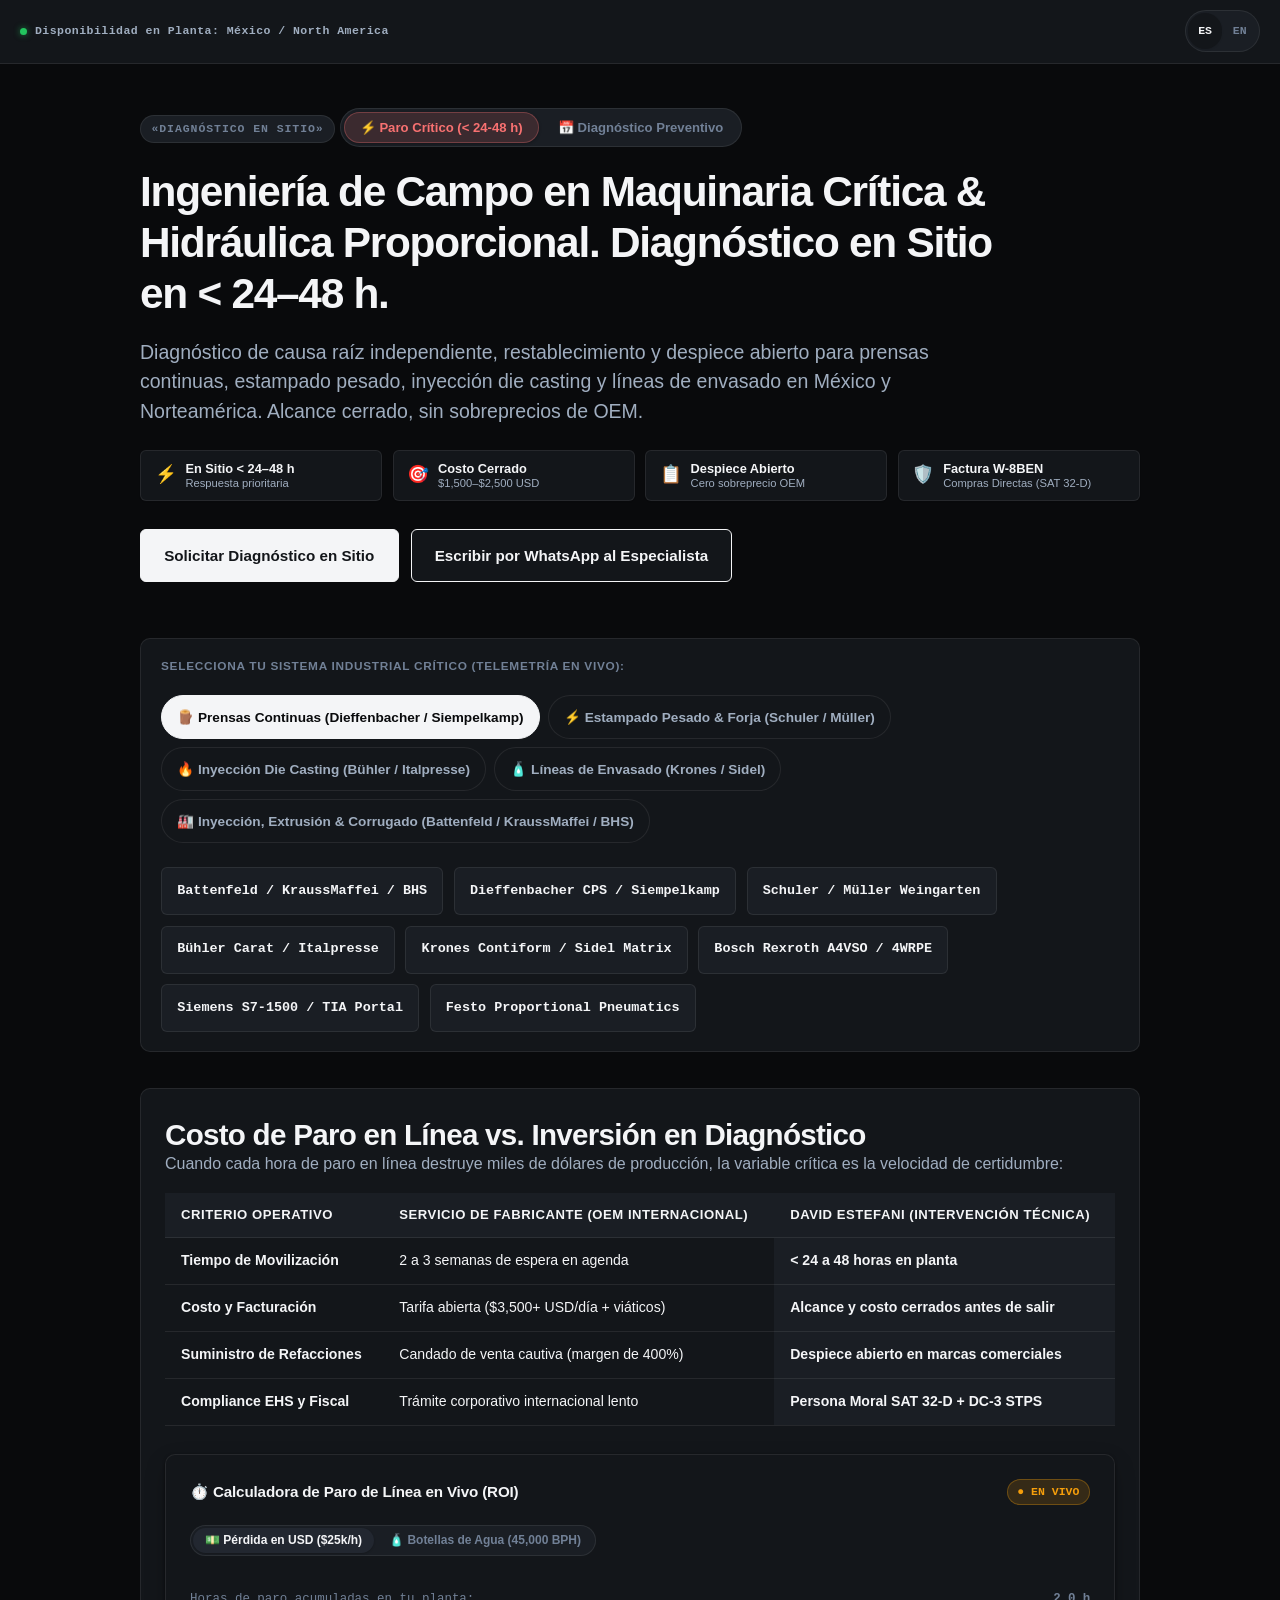
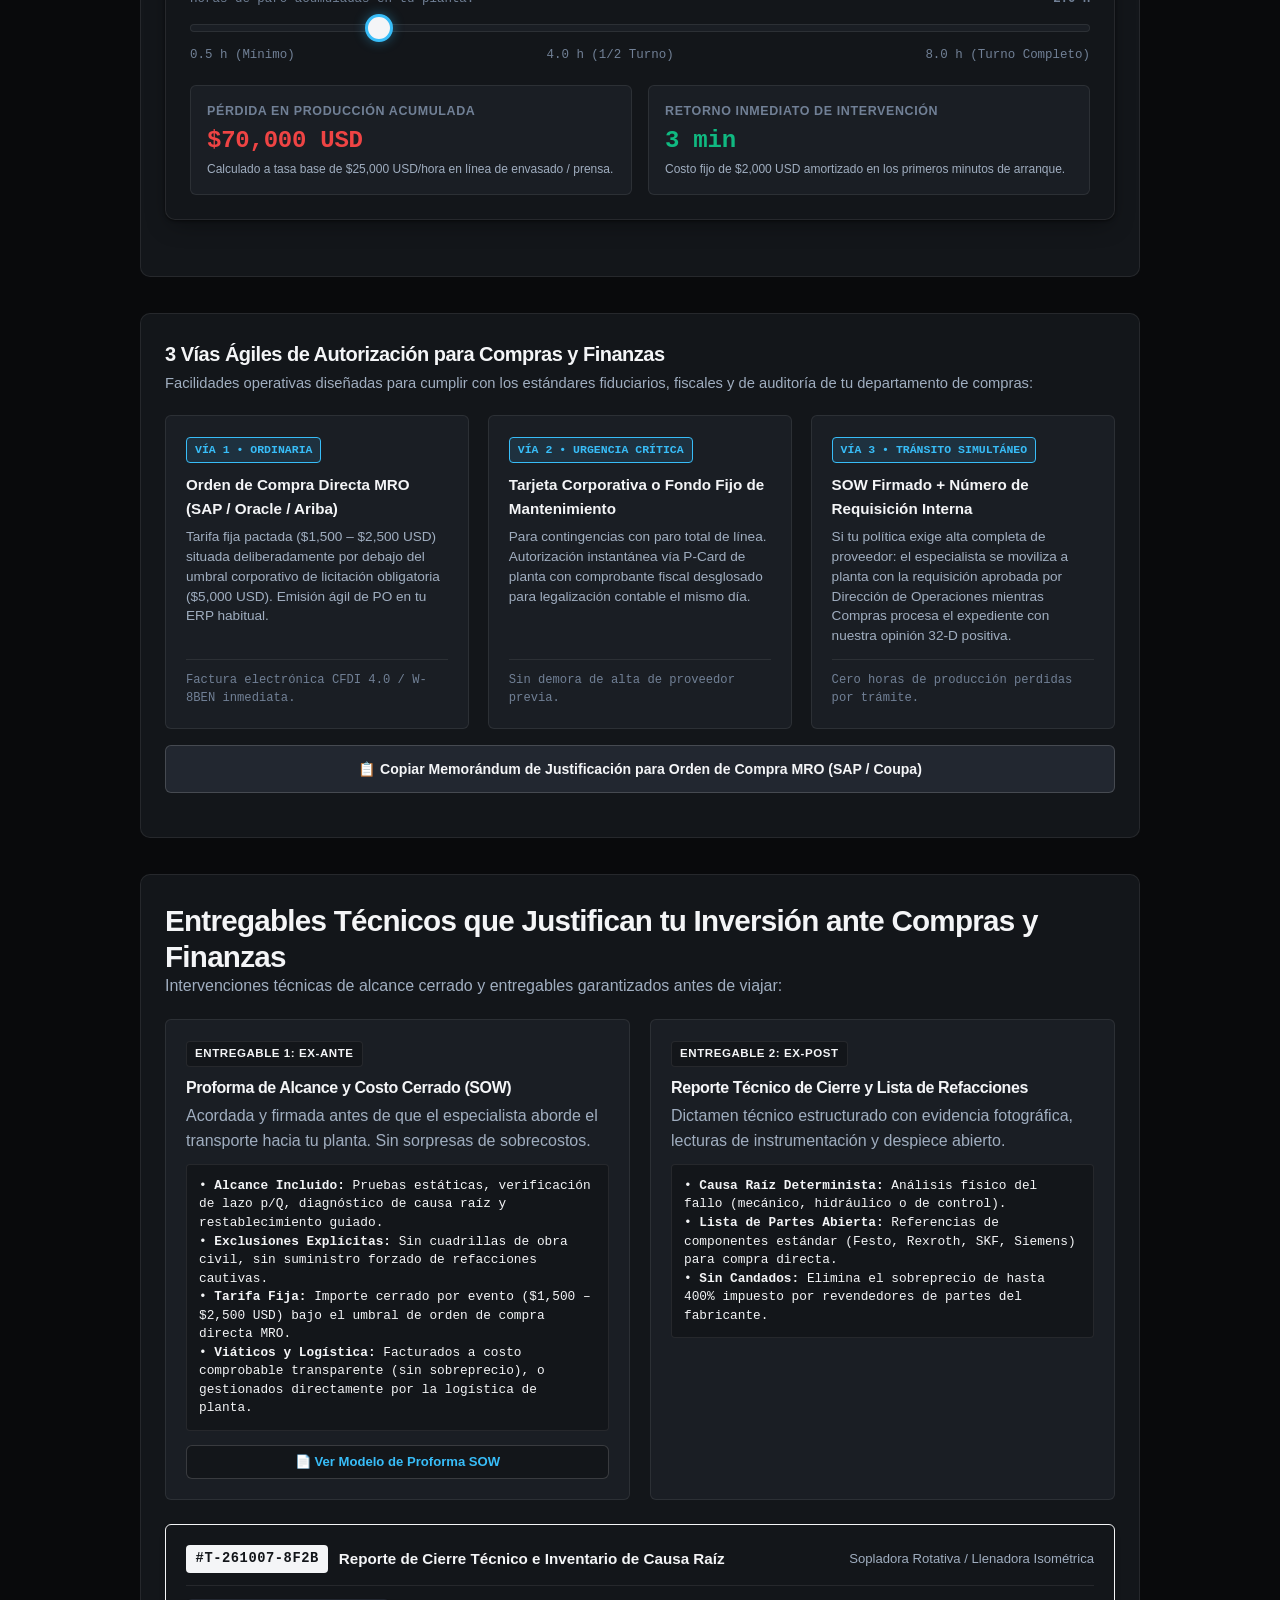
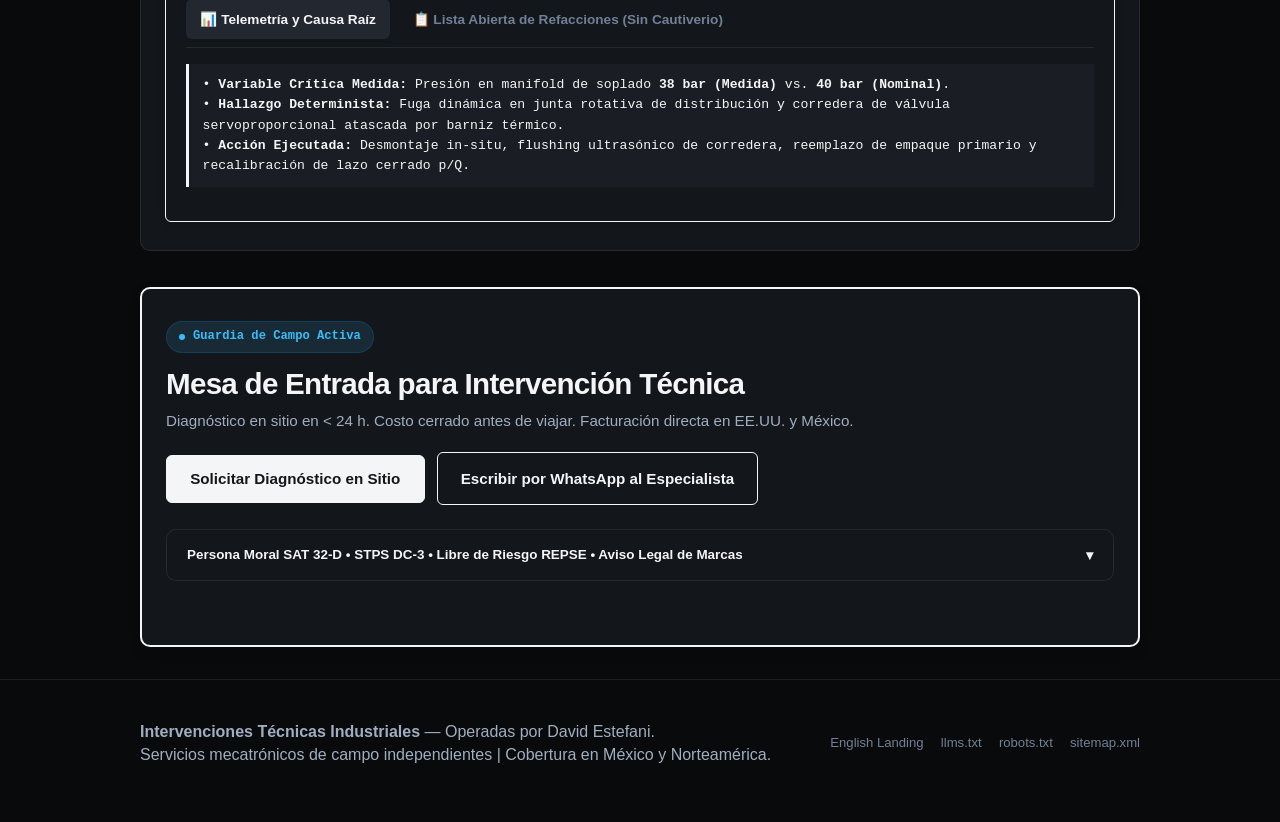
<file: index.html>
<!DOCTYPE html>
<html lang="es">
<head>
  <meta charset="UTF-8">
  <meta name="viewport" content="width=device-width, initial-scale=1.0">
  <title>Intervenciones Técnicas Industriales en México | Diagnóstico y Restablecimiento en Sitio</title>
  <meta name="description" content="Especialista mecatrónico independiente en sitio con alcance cerrado y costo fijo acordado antes de salir. Diagnóstico y restablecimiento en líneas de envasado y prensas continuas.">
  <link rel="canonical" href="https://memoestefani.github.io/intervencion/">
  <link rel="alternate" hreflang="es" href="https://memoestefani.github.io/intervencion/">
  <link rel="alternate" hreflang="en" href="https://memoestefani.github.io/intervencion/en/">
  
  <link rel="stylesheet" href="styles.css">

  <!-- Schema.org JSON-LD -->
  <script type="application/ld+json">
  {
    "@context": "https://schema.org",
    "@graph": [
      {
        "@type": "ProfessionalService",
        "@id": "https://memoestefani.github.io/intervencion/#provider",
        "name": "David Estefani — Especialista Mecatrónico Industrial",
        "description": "Servicios profesionales independientes de ingeniería de campo, diagnóstico de causa raíz y restablecimiento en prensas continuas, estampado pesado, inyección die casting, líneas de envasado y extrusión de polímeros.",
        "telephone": "+52-618-106-2487",
        "email": "da.alejandro@gmail.com",
        "areaServed": [
          { "@type": "AdministrativeArea", "name": "México" },
          { "@type": "AdministrativeArea", "name": "North America" }
        ]
      },
      {
        "@type": "EmergencyService",
        "@id": "https://memoestefani.github.io/intervencion/#service",
        "name": "Intervenciones Técnicas Industriales en Sitio",
        "provider": {
          "@id": "https://memoestefani.github.io/intervencion/#provider"
        },
        "serviceType": "Diagnóstico de Causa Raíz y Restablecimiento en Prensas Continuas, Estampado Pesado, Die Casting, Envasado y Extrusión",
        "termsOfService": "Alcance y costo cerrados antes de movilización. Facturación vía Persona Moral SAT 32-D."
      },
      {
        "@type": "FAQPage",
        "mainEntity": [
          {
            "@type": "Question",
            "name": "¿Cuál es el tiempo de respuesta y movilización a planta?",
            "acceptedAnswer": {
              "@type": "Answer",
              "text": "Movilización técnica inmediata en menos de 24 a 48 horas a los principales corredores industriales de México y Norteamérica."
            }
          },
          {
            "@type": "Question",
            "name": "¿Cómo se cotiza y contrata la intervención?",
            "acceptedAnswer": {
              "@type": "Answer",
              "text": "Mediante una proforma de alcance y costo cerrados por evento ($1,500 – $2,500 USD) antes de la movilización, facturada vía Persona Moral SAT 32-D o W-8BEN en USD."
            }
          }
        ]
      }
    ]
  }
  </script>
</head>
<body>

  <!-- Barra Superior Institucional (Apple-Grade Minimalista) -->
  <header class="top-bar">
    <div class="top-bar-badge">
      <span class="top-bar-dot" aria-hidden="true"></span>
      <span>Disponibilidad en Planta: México / North America</span>
    </div>
    <nav class="lang-toggle" aria-label="Navegación de idioma">
      <a href="./" class="active">ES</a>
      <a href="en/" hreflang="en">EN</a>
    </nav>
  </header>

  <main class="container">

    <!-- Hero Section -->
    <section class="hero" id="stage-diagnostic" aria-label="Introducción y Servicios Principales">
      <div class="kicker">
        <span>«DIAGNÓSTICO EN SITIO»</span>
      </div>

      <!-- Conmutador de Modalidad Operativa -->
      <div class="hero-modality-toggle" role="group" aria-label="Modalidad de Intervención">
        <button type="button" class="modality-btn urgent active" id="btnModalUrgent">
          <span>⚡ Paro Crítico (&lt; 24-48 h)</span>
        </button>
        <button type="button" class="modality-btn" id="btnModalPreventive">
          <span>📅 Diagnóstico Preventivo</span>
        </button>
      </div>
      
      <h1 class="hero-title">
        Ingeniería de Campo en Maquinaria Crítica &amp; Hidráulica Proporcional. Diagnóstico en Sitio en &lt; 24–48 h.
      </h1>

      <p class="hero-subtitle">
        Diagnóstico de causa raíz independiente, restablecimiento y despiece abierto para prensas continuas, estampado pesado, inyección die casting y líneas de envasado en México y Norteamérica. Alcance cerrado, sin sobreprecios de OEM.
      </p>

      <!-- Micro-Pastillas de Garantía Fiduciaria (Grid 2x2 Corregido con Subtítulos) -->
      <div class="hero-guarantee-grid">
        <div class="guarantee-badge">
          <span class="guarantee-badge-icon">⚡</span>
          <div class="badge-text-group">
            <strong class="badge-title">En Sitio &lt; 24–48 h</strong>
            <span class="badge-sub">Respuesta prioritaria</span>
          </div>
        </div>
        <div class="guarantee-badge">
          <span class="guarantee-badge-icon">🎯</span>
          <div class="badge-text-group">
            <strong class="badge-title">Costo Cerrado</strong>
            <span class="badge-sub">$1,500–$2,500 USD</span>
          </div>
        </div>
        <div class="guarantee-badge">
          <span class="guarantee-badge-icon">📋</span>
          <div class="badge-text-group">
            <strong class="badge-title">Despiece Abierto</strong>
            <span class="badge-sub">Cero sobreprecio OEM</span>
          </div>
        </div>
        <div class="guarantee-badge">
          <span class="guarantee-badge-icon">🛡️</span>
          <div class="badge-text-group">
            <strong class="badge-title">Factura W-8BEN</strong>
            <span class="badge-sub">Compras Directas (SAT 32-D)</span>
          </div>
        </div>
      </div>

      <!-- Banda Dual de Acción Inmediata (Above-the-Fold Thumb Zone) -->
      <div class="hero-actions">
        <a class="btn-hero-primary" href="#intakeSection" id="btnHeroIntake">
          <span>Solicitar Diagnóstico en Sitio</span>
        </a>
        <a class="btn-hero-wa" href="https://wa.me/526181062487?text=Hola%20David,%20solicito%20atenci%C3%B3n%20para%20paro%20t%C3%A9cnico%20en%20planta." target="_blank" rel="noopener">
          <span>Escribir por WhatsApp al Especialista</span>
        </a>
      </div>
    </section>

    <!-- Ficha Técnica Reactiva de Maquinaria Soportada -->
    <section class="brands-strip" aria-label="Ecosistema Técnico Soportado">
      <div class="brands-label">SELECCIONA TU SISTEMA INDUSTRIAL CRÍTICO (TELEMETRÍA EN VIVO):</div>

      <!-- Segmentador Táctil de Maquinaria Industrial (Unificado con Ficha para Foveal Continuity INV-10 - 4 Topologías) -->
      <div class="machine-segmenter" role="group" aria-label="Segmentador de Maquinaria">
        <button type="button" class="machine-chip-btn active" id="chipDieff" data-target="specDieff" data-topology="Prensas">
          <span>🪵 Prensas Continuas (Dieffenbacher / Siempelkamp)</span>
        </button>
        <button type="button" class="machine-chip-btn" id="chipRexroth" data-target="specRexroth" data-topology="Estampado">
          <span>⚡ Estampado Pesado &amp; Forja (Schuler / Müller)</span>
        </button>
        <button type="button" class="machine-chip-btn" id="chipDieCasting" data-target="specDieCasting" data-topology="DieCasting">
          <span>🔥 Inyección Die Casting (Bühler / Italpresse)</span>
        </button>
        <button type="button" class="machine-chip-btn" id="chipSidel" data-target="specSidel" data-topology="Envasado">
          <span>🧴 Líneas de Envasado (Krones / Sidel)</span>
        </button>
        <button type="button" class="machine-chip-btn" id="chipExtrusion" data-target="specExtrusion" data-topology="Extrusion">
          <span>🏭 Inyección, Extrusión &amp; Corrugado (Battenfeld / KraussMaffei / BHS)</span>
        </button>
      </div>
      <div class="brands-grid" role="group" aria-label="Sistemas industriales">
        <span class="brand-chip" tabindex="0" data-machine="Inyección de Gran Tonelaje y Corrugado Battenfeld / KraussMaffei / BHS" data-diag="Inyección y corrugado pesado: servoválvulas proporcionales Rexroth 4WRPEH 10 de plastificación, desbalance de fuerza de cierre y bombas A4VSO.">
          <span>Battenfeld / KraussMaffei / BHS</span>
        </span>
        <span class="brand-chip" tabindex="0" data-machine="Prensas Continuas Dieffenbacher CPS / Siempelkamp" data-diag="Prensas continuas: desalineación térmica, desbalance de presiones en marcos y retorno electrohidráulico.">
          <span>Dieffenbacher CPS / Siempelkamp</span>
        </span>
        <span class="brand-chip" tabindex="0" data-machine="Prensas de Estampado Pesado Schuler / Müller Weingarten" data-diag="Prensas de estampado: cojín de embutición, servoválvulas Moog D661 y estabilización 315 bar.">
          <span>Schuler / Müller Weingarten</span>
        </span>
        <span class="brand-chip" tabindex="0" data-machine="Inyección de Aluminio Die Casting Bühler Carat / Italpresse" data-diag="Celdas die casting: velocidad de disparo fase 2 (10 m/s), multiplicadores 400 bar y válvulas Moog D634.">
          <span>Bühler Carat / Italpresse</span>
        </span>
        <span class="brand-chip" tabindex="0" data-machine="Líneas de Envasado Krones Contiform / Sidel Matrix" data-diag="Soplado y llenado continuo: desincronización de servomotores, presurización de molde 40 bar y micro-fugas en carrusel.">
          <span>Krones Contiform / Sidel Matrix</span>
        </span>
        <span class="brand-chip" tabindex="0" data-machine="Sistemas Electrohidráulicos Bosch Rexroth A4VSO / 4WRPE" data-diag="Válvulas proporcionales y bombas de pistones: cavitación, respuesta lenta de corredera y calibración p/Q.">
          <span>Bosch Rexroth A4VSO / 4WRPE</span>
        </span>
        <span class="brand-chip" tabindex="0" data-machine="Autómatas Siemens S7-1500 / TIA Portal" data-diag="Control y redes: diagnóstico Profinet, alarmas de seguridad F-CPU y bloques de accionamiento.">
          <span>Siemens S7-1500 / TIA Portal</span>
        </span>
        <span class="brand-chip" tabindex="0" data-machine="Neumática Proporcional Festo" data-diag="Terminales de válvulas y actuadores proporcionales: pérdida de caudal y regulación servo-neumática.">
          <span>Festo Proportional Pneumatics</span>
        </span>
      </div>

      <!-- Ficha Técnica Reactiva en el Mismo Viewport -->
      <div class="machine-spec-card" id="machineSpecCard">
        <div class="machine-spec-header">
          <div class="machine-spec-title" id="machineSpecTitle">Prensas Continuas Dieffenbacher CPS / Siempelkamp</div>
          <span class="machine-spec-badge" id="machineSpecBadge">Hidráulica de Prensas Continuas (40-70 m)</span>
        </div>
        <div class="spec-grid-3col">
          <div class="spec-col-item">
            <div class="spec-col-label">Subsistemas Críticos</div>
            <div class="spec-col-val" id="machineSpecSubsys">Marcos de cilindros de prensado, bombas Rexroth A4VSO, manifolds de sincronización y platos térmicos a 220°C.</div>
          </div>
          <div class="spec-col-item">
            <div class="spec-col-label">Modo de Falla Resuelto</div>
            <div class="spec-col-val" id="machineSpecFailure">Deriva térmica de paralelismo entre marcos (&gt; 0.1 mm), desbalance de presiones y saturación por barniz térmico en servoválvulas.</div>
          </div>
          <div class="spec-col-item">
            <div class="spec-col-label">Protocolo de Intervención</div>
            <div class="spec-col-val" id="machineSpecProtocol">Compensación de banda muerta en correderas, perfilado de ondulación de bomba, alineación láser y purga de aireación.</div>
          </div>
        </div>
        <div class="machine-spec-footer">
          <div class="machine-spec-rate">
            Tarifa estimada: <strong id="machineSpecRate">$1,800 – $2,500 USD</strong> (Costo fijo cerrado)
          </div>
          <a class="machine-spec-btn" href="#fieldSymptom" id="btnMachineSpecAction">
            <span>Solicitar Diagnóstico para este Equipo</span>
          </a>
        </div>
      </div>
    </section>

    <!-- Matriz Asimétrica de ROI vs. OEM (Fase 3: Ecuación Económica) -->
    <section class="roi-section" aria-label="Comparativa de Tiempo y Costo frente a Alternativas">
      <h2>Costo de Paro en Línea vs. Inversión en Diagnóstico</h2>
      <p>Cuando cada hora de paro en línea destruye miles de dólares de producción, la variable crítica es la velocidad de certidumbre:</p>

      <!-- Vista Tabular para Escritorio -->
      <div class="roi-table-wrapper">
        <table class="roi-table">
          <thead>
            <tr>
              <th>Criterio Operativo</th>
              <th>Servicio de Fabricante (OEM Internacional)</th>
              <th>David Estefani (Intervención Técnica)</th>
            </tr>
          </thead>
          <tbody>
            <tr>
              <td><strong>Tiempo de Movilización</strong></td>
              <td>2 a 3 semanas de espera en agenda</td>
              <td><strong>&lt; 24 a 48 horas en planta</strong></td>
            </tr>
            <tr>
              <td><strong>Costo y Facturación</strong></td>
              <td>Tarifa abierta ($3,500+ USD/día + viáticos)</td>
              <td><strong>Alcance y costo cerrados antes de salir</strong></td>
            </tr>
            <tr>
              <td><strong>Suministro de Refacciones</strong></td>
              <td>Candado de venta cautiva (margen de 400%)</td>
              <td><strong>Despiece abierto en marcas comerciales</strong></td>
            </tr>
            <tr>
              <td><strong>Compliance EHS y Fiscal</strong></td>
              <td>Trámite corporativo internacional lento</td>
              <td><strong>Persona Moral SAT 32-D + DC-3 STPS</strong></td>
            </tr>
          </tbody>
        </table>
      </div>

      <!-- Tarjetas Apiladas para Móvil (Cero Scroll Horizontal) -->
      <div class="roi-cards-stack">
        <article class="roi-card">
          <div class="roi-card-header">
            <div class="roi-card-title">Servicio de Fabricante (OEM Internacional)</div>
            <span class="roi-card-badge">Tradicional</span>
          </div>
          <div class="roi-card-metrics">
            <div class="roi-card-row">
              <span class="roi-card-label">Movilización</span>
              <span class="roi-card-val">2 a 3 semanas de espera</span>
            </div>
            <div class="roi-card-row">
              <span class="roi-card-label">Costo</span>
              <span class="roi-card-val">$15,000+ USD (Tarifa abierta)</span>
            </div>
            <div class="roi-card-row">
              <span class="roi-card-label">Refacciones</span>
              <span class="roi-card-val">Candado cautivo (+400% sobreprecio)</span>
            </div>
            <div class="roi-card-row">
              <span class="roi-card-label">Compliance</span>
              <span class="roi-card-val">Trámite burocrático corporativo</span>
            </div>
          </div>
        </article>

        <article class="roi-card recommended">
          <div class="roi-card-header">
            <div class="roi-card-title">David Estefani (Intervención Técnica)</div>
            <span class="roi-card-badge">Alta Velocidad</span>
          </div>
          <div class="roi-card-metrics">
            <div class="roi-card-row">
              <span class="roi-card-label">Movilización</span>
              <span class="roi-card-val">&lt; 24 a 48 horas en planta</span>
            </div>
            <div class="roi-card-row">
              <span class="roi-card-label">Costo</span>
              <span class="roi-card-val">$1,500 – $2,500 USD (Costo cerrado)</span>
            </div>
            <div class="roi-card-row">
              <span class="roi-card-label">Refacciones</span>
              <span class="roi-card-val">Despiece abierto (Festo, Rexroth, SKF)</span>
            </div>
            <div class="roi-card-row">
              <span class="roi-card-label">Compliance</span>
              <span class="roi-card-val">SAT 32-D + DC-3 STPS / W-8BEN</span>
            </div>
          </div>
        </article>
      </div>

      <!-- Dial Táctil Háptico de ROI en Vivo (Decisión 4 / Arbitraje 14) -->
      <div class="roi-dial-card" id="roiDialCard">
        <div class="roi-dial-header">
          <div class="roi-dial-title">
            <span>⏱️ Calculadora de Paro de Línea en Vivo (ROI)</span>
          </div>
          <span class="roi-badge-live">● EN VIVO</span>
        </div>

        <!-- Selector de Unidad de Medida (USD vs Botellas BPH) -->
        <div class="roi-unit-toggle" role="group" aria-label="Unidad de Pérdida">
          <button type="button" class="roi-unit-btn active" id="btnUnitUsd">
            <span>💵 Pérdida en USD ($25k/h)</span>
          </button>
          <button type="button" class="roi-unit-btn" id="btnUnitBottles">
            <span>🧴 Botellas de Agua (45,000 BPH)</span>
          </button>
        </div>
        
        <div class="roi-slider-container">
          <div class="roi-slider-labels">
            <span>Horas de paro acumuladas en tu planta:</span>
            <span id="sliderHoursDisplay" class="mono-num"><strong>2.0 h</strong></span>
          </div>
          <input type="range" class="roi-slider" id="dialRoiStoppage" min="0.5" max="8.0" step="0.5" value="2.0" aria-label="Horas de paro de línea acumuladas">
          <div class="roi-slider-labels" style="margin-top: 0.35rem;">
            <span>0.5 h (Mínimo)</span>
            <span>4.0 h (1/2 Turno)</span>
            <span>8.0 h (Turno Completo)</span>
          </div>
        </div>

        <div class="roi-metrics-grid">
          <div class="roi-metric-item">
            <div class="roi-metric-label" id="roiLossLabel">Pérdida en Producción Acumulada</div>
            <div class="roi-metric-val loss mono-num" id="roiLossDisplay">$50,000 USD</div>
            <div class="roi-metric-subtext" id="roiLossSubtext">Calculado a tasa base de $25,000 USD/hora en línea de envasado / prensa.</div>
          </div>
          <div class="roi-metric-item">
            <div class="roi-metric-label">Retorno Inmediato de Intervención</div>
            <div class="roi-metric-val recovery mono-num" id="roiAmortizationDisplay">4.8 min</div>
            <div class="roi-metric-subtext">Costo fijo de $2,000 USD amortizado en los primeros minutos de arranque.</div>
          </div>
        </div>
      </div>
    </section>

    <!-- Sección de Vías de Aprobación para Compras (Fase 4: Compliance y Rutas Fiduciarias) -->
    <section class="procurement-section" aria-label="Rutas de Aprobación y Facilidad de Compra">
      <div class="procurement-header">
        <h2>3 Vías Ágiles de Autorización para Compras y Finanzas</h2>
        <p>Facilidades operativas diseñadas para cumplir con los estándares fiduciarios, fiscales y de auditoría de tu departamento de compras:</p>
      </div>

      <div class="procurement-routes-grid">
        <article class="procurement-card">
          <div>
            <span class="procurement-route-badge">Vía 1 • Ordinaria</span>
            <div class="procurement-card-title">Orden de Compra Directa MRO (SAP / Oracle / Ariba)</div>
            <p class="procurement-card-desc">
              Tarifa fija pactada ($1,500 – $2,500 USD) situada deliberadamente por debajo del umbral corporativo de licitación obligatoria ($5,000 USD). Emisión ágil de PO en tu ERP habitual.
            </p>
          </div>
          <div class="procurement-card-footer">
            Factura electrónica CFDI 4.0 / W-8BEN inmediata.
          </div>
        </article>

        <article class="procurement-card">
          <div>
            <span class="procurement-route-badge">Vía 2 • Urgencia Crítica</span>
            <div class="procurement-card-title">Tarjeta Corporativa o Fondo Fijo de Mantenimiento</div>
            <p class="procurement-card-desc">
              Para contingencias con paro total de línea. Autorización instantánea vía P-Card de planta con comprobante fiscal desglosado para legalización contable el mismo día.
            </p>
          </div>
          <div class="procurement-card-footer">
            Sin demora de alta de proveedor previa.
          </div>
        </article>

        <article class="procurement-card">
          <div>
            <span class="procurement-route-badge">Vía 3 • Tránsito Simultáneo</span>
            <div class="procurement-card-title">SOW Firmado + Número de Requisición Interna</div>
            <p class="procurement-card-desc">
              Si tu política exige alta completa de proveedor: el especialista se moviliza a planta con la requisición aprobada por Dirección de Operaciones mientras Compras procesa el expediente con nuestra opinión 32-D positiva.
            </p>
          </div>
          <div class="procurement-card-footer">
            Cero horas de producción perdidas por trámite.
          </div>
        </article>
      </div>

      <!-- Botón 1-Click para Compras y Finanzas (Decisión 5 / Arbitraje 10) -->
      <button type="button" class="btn-po-memo" id="btnCopyPoSlip">
        <span>📋 Copiar Memorándum de Justificación para Orden de Compra MRO (SAP / Coupa)</span>
      </button>
      <div id="copyToastFeedback" class="hidden" style="color: var(--accent-emerald); font-size: 0.82rem; font-weight: 700; text-align: center; margin-bottom: 0.75rem;">
        ✓ Memorándum copiado al portapapeles. Listo para enviar al Director Financiero (CFO).
      </div>
    </section>

    <!-- Visor de Entregables Reales que Protegen tu Inversión (Fase 5: Evidencia Documental) -->
    <section class="deliverables-section" aria-label="Entregables Operativos Formales">
      <div class="deliverables-header">
        <h2>Entregables Técnicos que Justifican tu Inversión ante Compras y Finanzas</h2>
        <p>Intervenciones técnicas de alcance cerrado y entregables garantizados antes de viajar:</p>
      </div>

      <div class="deliverables-grid">
        <article class="deliverable-card">
          <div class="deliverable-badge">Entregable 1: Ex-Ante</div>
          <h4>Proforma de Alcance y Costo Cerrado (SOW)</h4>
          <p>Acordada y firmada antes de que el especialista aborde el transporte hacia tu planta. Sin sorpresas de sobrecostos.</p>
          <div class="spec-sheet">
            • <strong>Alcance Incluido:</strong> Pruebas estáticas, verificación de lazo p/Q, diagnóstico de causa raíz y restablecimiento guiado.<br>
            • <strong>Exclusiones Explícitas:</strong> Sin cuadrillas de obra civil, sin suministro forzado de refacciones cautivas.<br>
            • <strong>Tarifa Fija:</strong> Importe cerrado por evento ($1,500 – $2,500 USD) bajo el umbral de orden de compra directa MRO.<br>
            • <strong>Viáticos y Logística:</strong> Facturados a costo comprobable transparente (sin sobreprecio), o gestionados directamente por la logística de planta.
          </div>
          <button type="button" class="btn-sow-preview" id="btnOpenSowPreview">
            <span>📄 Ver Modelo de Proforma SOW</span>
          </button>
        </article>

        <article class="deliverable-card">
          <div class="deliverable-badge">Entregable 2: Ex-Post</div>
          <h4>Reporte Técnico de Cierre y Lista de Refacciones</h4>
          <p>Dictamen técnico estructurado con evidencia fotográfica, lecturas de instrumentación y despiece abierto.</p>
          <div class="spec-sheet">
            • <strong>Causa Raíz Determinista:</strong> Análisis físico del fallo (mecánico, hidráulico o de control).<br>
            • <strong>Lista de Partes Abierta:</strong> Referencias de componentes estándar (Festo, Rexroth, SKF, Siemens) para compra directa.<br>
            • <strong>Sin Candados:</strong> Elimina el sobreprecio de hasta 400% impuesto por revendedores de partes del fabricante.
          </div>
        </article>
      </div>

      <!-- Muestra Fáctica de Reporte Técnico de Cierre (reporte_cierre_template.md) -->
      <div class="report-sample-sheet" aria-label="Muestra Real de Reporte de Cierre">
        <div class="report-sheet-header">
          <div style="display: flex; align-items: center; gap: 0.65rem;">
            <span class="report-folio-tag">#T-261007-8F2B</span>
            <strong style="font-size: 0.95rem;">Reporte de Cierre Técnico e Inventario de Causa Raíz</strong>
          </div>
          <span class="report-sheet-meta" id="bomMachineSubtitle">Sopladora Rotativa / Llenadora Isométrica</span>
        </div>

        <!-- Pestañas Interactivas de la Muestra (Telemetría vs Refacciones) -->
        <div class="bom-tabs-nav" role="tablist">
          <button type="button" class="bom-tab-btn active" id="tabBtnTelemetry" role="tab" aria-selected="true" data-tab="tabTelemetry">
            📊 Telemetría y Causa Raíz
          </button>
          <button type="button" class="bom-tab-btn" id="tabBtnParts" role="tab" aria-selected="false" data-tab="tabParts">
            📋 Lista Abierta de Refacciones (Sin Cautiverio)
          </button>
        </div>

        <div class="bom-tab-pane active" id="tabTelemetry" role="tabpanel">
          <div class="report-telemetry-box" id="bomTelemetryContent">
            • <strong>Variable Crítica Medida:</strong> Presión en manifold de soplado <strong>38 bar (Medida)</strong> vs. <strong>40 bar (Nominal)</strong>.<br>
            • <strong>Hallazgo Determinista:</strong> Fuga dinámica en junta rotativa de distribución y corredera de válvula servoproporcional atascada por barniz térmico.<br>
            • <strong>Acción Ejecutada:</strong> Desmontaje in-situ, flushing ultrasónico de corredera, reemplazo de empaque primario y recalibración de lazo cerrado p/Q.
          </div>
        </div>

        <div class="bom-tab-pane" id="tabParts" role="tabpanel">
          <div class="cots-search-container">
            <div class="cots-search-header">
              <label for="filterCrossReference" class="cots-search-label">
                <span>🔍 Buscador Instantáneo de Refacciones Cruzadas COTS (Parker, Rexroth, Moog, Hydac, Festo):</span>
              </label>
              <span class="cots-search-badge">⚡ 0 ms Latencia • Base Local</span>
            </div>
            <input type="text" id="filterCrossReference" class="cots-search-input" placeholder="Escribe código OEM, modelo comercial (ej. 4WRPEH, D633, A4VSO, BTL) o fabricante..." autocomplete="off">
          </div>
          <div class="report-bom-table-wrapper" id="bomPartsContent">
            <table class="report-bom-table">
              <thead>
                <tr>
                  <th>Prioridad</th>
                  <th>Componente de Falla</th>
                  <th>Refacción Homologada Abierta</th>
                  <th>Fabricante</th>
                  <th>Disponibilidad</th>
                </tr>
              </thead>
              <tbody>
                <tr>
                  <td><span class="badge-urgency inmediata">🔴 INMEDIATA</span></td>
                  <td>Válvula servoproporcional NG10</td>
                  <td><code>4WRPE10-W6-50L-2X/G24K0/A1M</code></td>
                  <td>Bosch Rexroth</td>
                  <td>Distribución local abierta</td>
                </tr>
                <tr>
                  <td><span class="badge-urgency inmediata">🔴 INMEDIATA</span></td>
                  <td>Elemento filtrante alta presión 10µm</td>
                  <td><code>0240D010BN4HC</code></td>
                  <td>Hydac</td>
                  <td>En stock distribuidor</td>
                </tr>
                <tr>
                  <td><span class="badge-urgency preventiva">🟡 PREVENTIVA (30d)</span></td>
                  <td>Juego de sellos Vitón alta temperatura</td>
                  <td><code>V8388-75 Parker O-Ring Kit</code></td>
                  <td>Parker Hannifin</td>
                  <td>Tiempo entrega 5 días</td>
                </tr>
                <tr>
                  <td><span class="badge-urgency stock">🟢 STOCK PLANTA</span></td>
                  <td>Servomotor sincrónico eje soplado</td>
                  <td><code>1FK7060-2AC71-1QA0</code></td>
                  <td>Siemens</td>
                  <td>Existente en almacén cliente</td>
                </tr>
              </tbody>
            </table>
          </div>
        </div>
      </div>
    </section>

    <!-- Diálogo Nativo de Previsualización SOW (Section 6.3 PRD) -->
    <dialog id="sowPreviewDialog" class="focus-sheet" aria-labelledby="sowPreviewTitle">
      <div class="sheet-header">
        <div class="sheet-title" id="sowPreviewTitle">Modelo de Proforma de Intervención (SOW)</div>
        <button type="button" class="sheet-close-btn" id="btnCloseSowPreview" aria-label="Cerrar Proforma">&times;</button>
      </div>
      <div class="sow-preview-body">
        <div class="sow-preview-doc">
          <div class="sow-doc-header">
            <span class="sow-doc-tag">EX-ANTE CONTRACTUAL</span>
            <span class="sow-doc-folio" id="sowDocFolio">FOLIO: #SOW-261008-PRENSAS</span>
          </div>
          <div class="sow-doc-title">Statement of Work / Proforma de Intervención Técnica</div>
          <div class="sow-doc-meta">
            <strong>Proveedor:</strong> David Estefani (Telos Industrial) • <strong>Servicio:</strong> Diagnóstico y Calibración en Planta
          </div>
          <hr class="sow-divider">
          <div class="sow-section">
            <h5>1. Objetivo Técnico Delimitado</h5>
            <p id="sowObjectiveText">Inspección mecatrónica de marcos de prensado continuo, compensación de banda muerta en servoválvulas Rexroth y calibración láser de paralelismo.</p>
          </div>
          <div class="sow-section">
            <h5>2. Exclusiones Explícitas (Cero Sorpresas)</h5>
            <p>• No incluye obra civil, pailería pesada ni maniobras de izaje estructural.<br>
            • Cero intermediación forzada ni recargo en refacciones comerciales estándar.</p>
          </div>
          <div class="sow-section">
            <h5>3. Condiciones Económicas y Fiduciarias</h5>
            <p>• <strong>Tarifa Fija Cerrada:</strong> $2,000.00 USD (Por evento ex-ante).<br>
            • <strong>Facturación:</strong> Vía Persona Moral SAT 32-D (México) o W-8BEN en USD (EE.UU.).<br>
            • <strong>Autorización Ágil:</strong> Compatible con Orden de Compra MRO, SAP / Coupa o Tarjeta P-Card.</p>
          </div>
        </div>
        <div class="sheet-actions">
          <button type="button" class="btn-print-sow" id="btnPrintSow">
            <span>🖨️ Imprimir / Guardar SOW para Aprobación SAP</span>
          </button>
          <button type="button" class="btn btn-secondary" id="btnDismissSowPreview">Cerrar Vista Previa</button>
        </div>
      </div>
    </dialog>

    <!-- Sección de Formulario de Admisión (Fase 6: Intake Operativo) -->
    <section class="intake-section" id="intakeSection" aria-label="Mesa de Entrada Técnica">
      <div class="intake-header">
        <!-- Docket Activo Preliminar en Vivo -->
        <div>
          <div class="active-docket-badge" id="activeDocketBadge">
            <span class="active-docket-dot"></span>
            <span>Guardia de Campo Activa</span>
            <span id="docketFolioDisplay" style="display:none;"></span>
          </div>
        </div>
        <h2 class="intake-title">Mesa de Entrada para Intervención Técnica</h2>
        <p class="intake-desc">Diagnóstico en sitio en &lt; 24 h. Costo cerrado antes de viajar. Facturación directa en EE.UU. y México.</p>
        <div class="btn-group" style="margin-top: 1.25rem;">
          <button type="button" class="btn btn-primary" id="btnOpenIntake">
            <span>Solicitar Diagnóstico en Sitio</span>
          </button>
          <a class="btn btn-whatsapp" id="btnWhatsAppDirect" href="https://wa.me/526181062487" target="_blank" rel="noopener">
            <span>Escribir por WhatsApp al Especialista</span>
          </a>
        </div>
      </div>

      <!-- Ficha de Diagnóstico en Diálogo Nativo (Focus Sheet) -->
      <dialog id="intakeSheet" class="focus-sheet" aria-labelledby="intakeSheetTitle">
        <div class="sheet-header">
          <div class="sheet-title" id="intakeSheetTitle">Ficha de Admisión Técnica</div>
          <button type="button" class="sheet-close-btn" id="btnCloseIntakeSheet" aria-label="Cerrar Ficha">&times;</button>
        </div>

        <form class="intake-form" id="intakeForm">
          <input type="hidden" name="access_key" value="c852feb6-69c0-44af-a9ee-54ea7b4b3bd5">
          <input type="hidden" name="folio" id="fieldFolioHidden" value="">
          <input type="hidden" name="subject" value="[INTERVENCIÓN TÉCNICA] Solicitud de Diagnóstico en Sitio">
          <input type="checkbox" name="botcheck" class="hidden" style="display: none;">

          <!-- Conmutador Háptico iOS de Emergencia de Planta -->
          <div class="ios-switch-container" id="urgentSwitchContainer">
            <div class="ios-switch-label">
              <strong>🚨 Paro Crítico de Línea de Producción</strong>
              <span>Activa canalización y movilización prioritaria en menos de 24 horas</span>
            </div>
            <label class="ios-switch" for="fieldUrgentStop">
              <input type="checkbox" id="fieldUrgentStop" name="urgent_line_stop" value="true">
              <span class="ios-slider"></span>
            </label>
          </div>

          <div class="form-group">
            <label class="form-label" for="fieldPlant">1. Ubicación de la Planta y Complejo Fabril *</label>
            <input class="form-input" type="text" id="fieldPlant" name="plant_location" required placeholder="Ej. Silao, Gto. / Ramos Arizpe, Coah. / Monterrey, N.L.">
          </div>

          <div class="form-group">
            <label class="form-label" for="fieldEquipment">2. Equipo Crítico o Sistema con Incidencia *</label>
            <input class="form-input" type="text" id="fieldEquipment" name="machine_model" required placeholder="Ej. Sopladora Sidel Matrix / Prensa Dieffenbacher CPS / Servoválvula Rexroth">
          </div>

          <div class="form-group">
            <label class="form-label" for="fieldSymptom">3. Síntoma Físico Observable o Código de Alarma *</label>
            <textarea class="form-textarea" id="fieldSymptom" name="symptom" required placeholder="Ej. Alarma E-402 en panel HMI, caída de presión en carrera descendente y micro-fuga por sello principal..."></textarea>
          </div>

          <div class="btn-group">
            <button class="btn btn-primary" type="submit" id="btnSubmitIntake">
              <span>Registrar Solicitud Técnica</span>
            </button>
            <a class="btn btn-whatsapp" id="btnWhatsAppModal" href="https://wa.me/526181062487" target="_blank" rel="noopener">
              <span>Escribir por WhatsApp al Especialista</span>
            </a>
          </div>
        </form>

        <!-- Tarjeta Dinámica de Acuse Técnico Inmediato -->
        <div class="ack-card" id="ackCard">
          <div class="ack-folio" id="ackFolioDisplay">#T-XXXX</div>
          <h3 style="margin-bottom: 0.5rem; font-weight: 800;">Solicitud Técnica Registrada en Mesa de Entrada</h3>
          <p style="margin-bottom: 0.75rem;">
            Expediente activo reservado. David emite la proforma de costo cerrado en su siguiente receso operativo en máquina.
          </p>

          <div class="ack-checklist">
            <div class="ack-checklist-title">Checklist Preparatorio (Acelera tu Diagnóstico):</div>
            <ul class="card-list" style="margin-top: 0.4rem;">
              <li>Fotografía clara de la placa metálica de identificación de la máquina (número de serie y año).</li>
              <li>Fotografía de los códigos de alarma en el panel HMI o display del PLC.</li>
              <li>Esquema eléctrico o diagrama hidráulico de la máquina (si está disponible en almacén).</li>
            </ul>
          </div>
        </div>
      </dialog>

      <!-- Sello Plegable de Blindaje Normativo y Descargo de Marcas al Pie -->
      <details class="compliance-drawer" id="complianceDrawer">
        <summary class="compliance-summary">
          <span>Persona Moral SAT 32-D • STPS DC-3 • Libre de Riesgo REPSE • Aviso Legal de Marcas</span>
        </summary>
        <div class="compliance-content">
          <div class="compliance-grid">
            <div class="compliance-item">
              <div class="compliance-item-title">Blindaje Normativo EHS (STPS)</div>
              <p>Constancias DC-3 vigentes en mantenimiento y recipientes a presión. Equipo de Protección Personal certificado NOM-017 y bloqueo de energías peligrosas LOTO bajo NOM-029.</p>
            </div>
            <div class="compliance-item">
              <div class="compliance-item-title">Facturación Corporativa (Sin Riesgo REPSE)</div>
              <p>Facturación formal mediante Persona Moral mexicana con opinión de cumplimiento 32-D positiva. Contratos por resultado sin suministro de personal (Art. 15-D CFF). W-8BEN en USD para clientes en EE.UU.</p>
            </div>
          </div>
          <div class="disclaimer-box">
            <strong>Aviso de Marcas Registradas (Uso Leal Descriptivo / Nominative Fair Use):</strong> Sidel®, Dieffenbacher®, Rexroth®, Siemens® y Festo® son marcas registradas de sus respectivos fabricantes. La mención de estas marcas en este sitio se realiza bajo el principio de uso leal descriptivo (Art. 55 LFPPI / 15 U.S.C. § 1115(b)(4)) con fines estrictamente informativos sobre pericia y compatibilidad técnica. David Estefani y la entidad operadora prestan servicios como especialistas independientes y no representan, no están afiliados ni cuentan con patrocinio oficial de dichos fabricantes.
          </div>
        </div>
      </details>
    </section>

  </main>

  <footer class="footer">
    <div class="container footer-grid">
      <div class="footer-legal">
        <p><strong>Intervenciones Técnicas Industriales</strong> — Operadas por David Estefani.</p>
        <p>Servicios mecatrónicos de campo independientes | Cobertura en México y Norteamérica.</p>
      </div>
      <div class="footer-meta-links">
        <a href="en/">English Landing</a>
        <a href="llms.txt">llms.txt</a>
        <a href="robots.txt">robots.txt</a>
        <a href="sitemap.xml">sitemap.xml</a>
      </div>
    </div>
  </footer>

  <script src="app.js"></script>
</body>
</html>
</file>
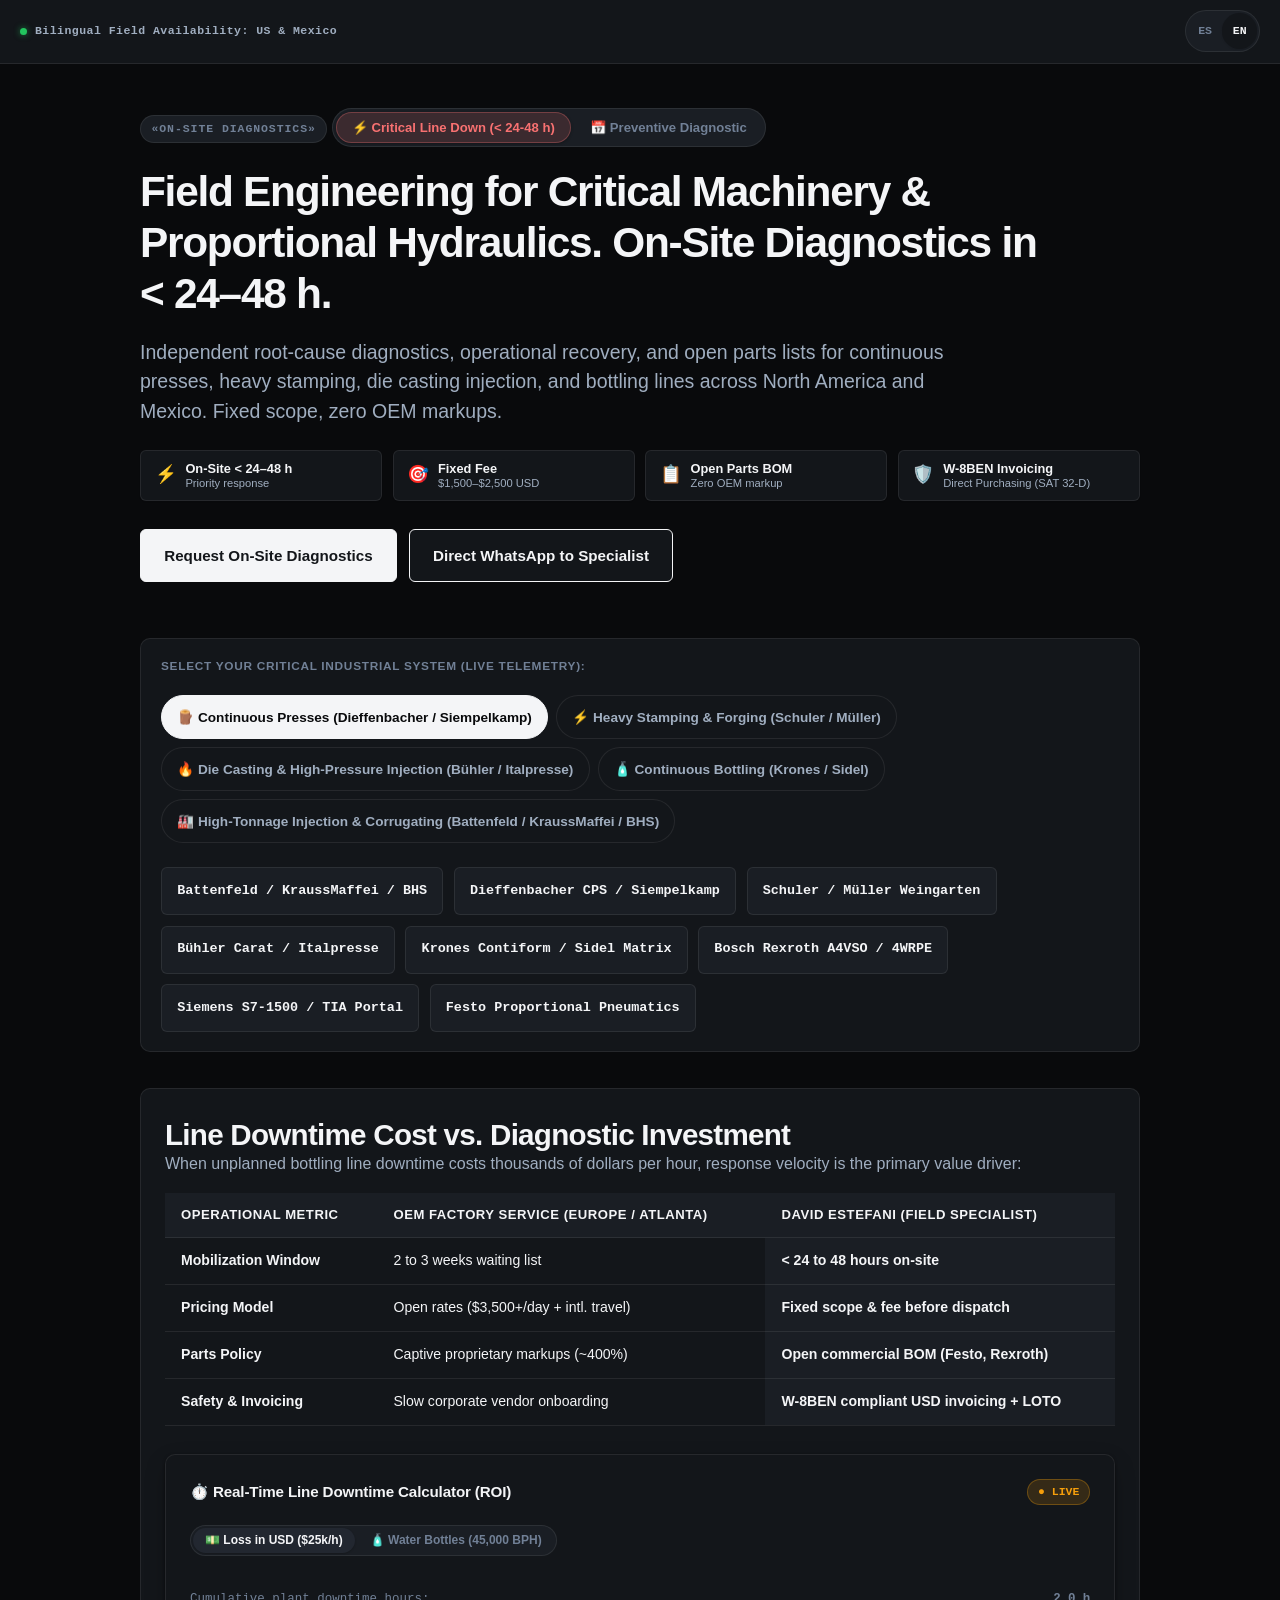
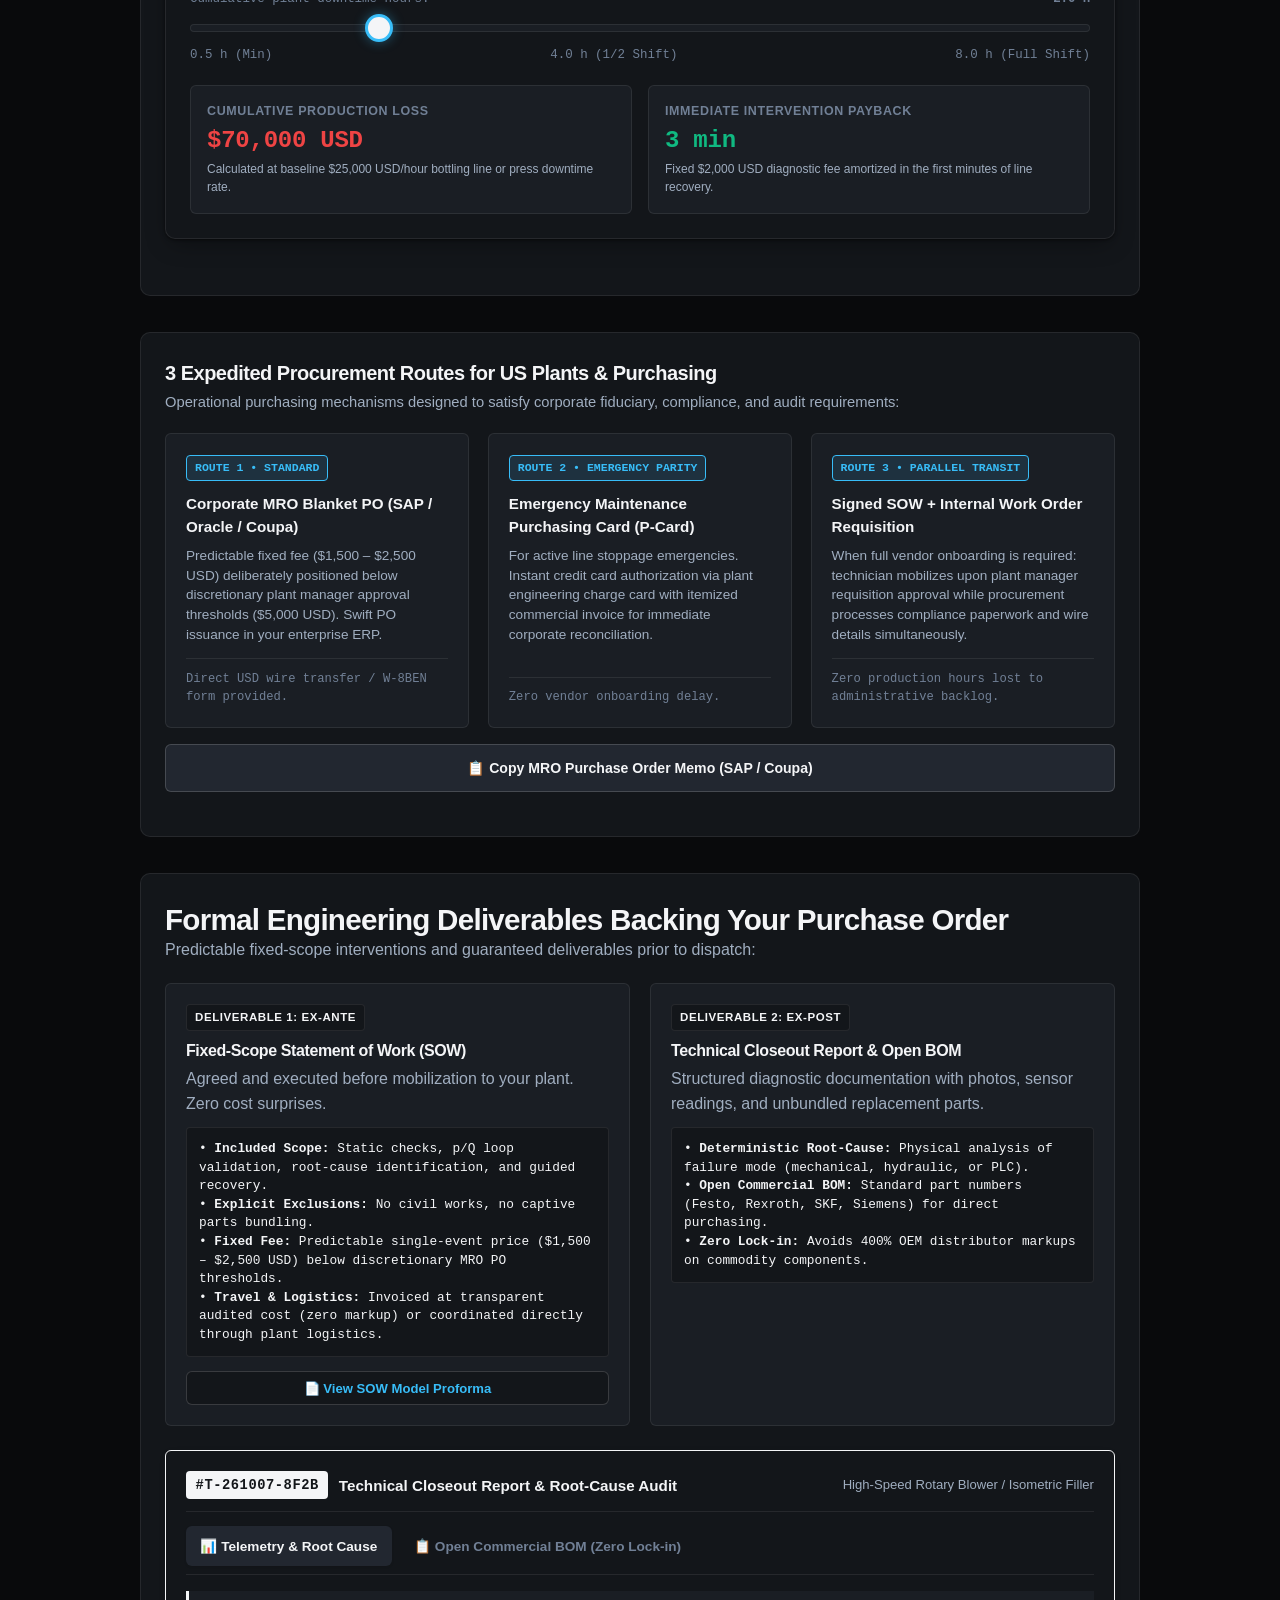
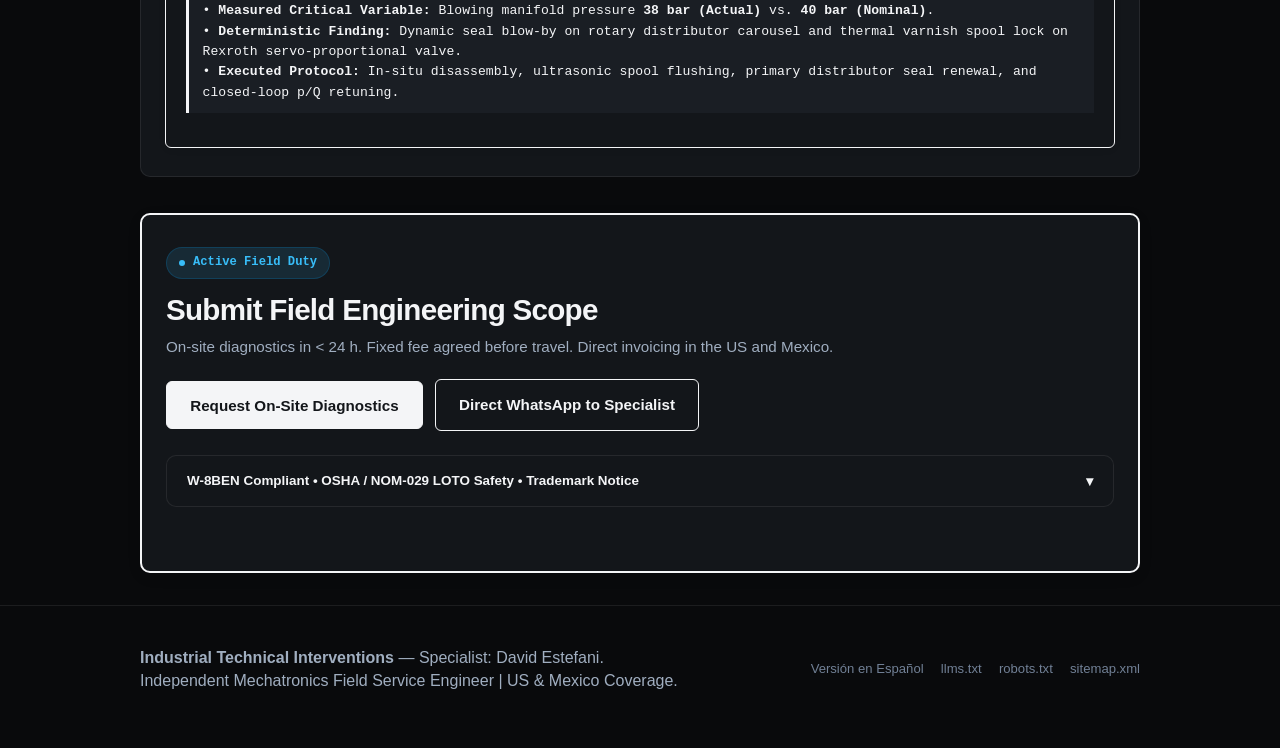
<file: en/index.html>
<!DOCTYPE html>
<html lang="en">
<head>
  <meta charset="UTF-8">
  <meta name="viewport" content="width=device-width, initial-scale=1.0">
  <title>Independent Mechatronics Field Service Engineer | Sidel & Dieffenbacher North America</title>
  <meta name="description" content="Independent mechatronics field engineer with fixed-scope diagnostic events. Rapid emergency dispatch to US & Mexico manufacturing plants (<24-48h). W-8BEN compliant.">
  <link rel="canonical" href="https://memoestefani.github.io/intervencion/en/">
  <link rel="alternate" hreflang="es" href="https://memoestefani.github.io/intervencion/">
  <link rel="alternate" hreflang="en" href="https://memoestefani.github.io/intervencion/en/">
  
  <link rel="stylesheet" href="../styles.css">

  <!-- Schema.org JSON-LD -->
  <script type="application/ld+json">
  {
    "@context": "https://schema.org",
    "@graph": [
      {
        "@type": "ProfessionalService",
        "@id": "https://memoestefani.github.io/intervencion/en/#provider",
        "name": "David Estefani — Industrial Mechatronics Specialist",
        "description": "Independent mechatronics field engineering services for root-cause diagnosis, commissioning, and operational recovery across continuous presses, heavy stamping, die casting, continuous bottling, and polymer extrusion lines.",
        "telephone": "+52-618-106-2487",
        "email": "da.alejandro@gmail.com",
        "areaServed": [
          { "@type": "AdministrativeArea", "name": "North America" },
          { "@type": "AdministrativeArea", "name": "Mexico" }
        ]
      },
      {
        "@type": "EmergencyService",
        "@id": "https://memoestefani.github.io/intervencion/en/#service",
        "name": "Industrial Field Engineering & Machinery Triage",
        "provider": {
          "@id": "https://memoestefani.github.io/intervencion/en/#provider"
        },
        "serviceType": "Root-Cause Diagnostics and Recovery for Continuous Presses, Heavy Stamping, Die Casting, Bottling, and Extrusion Lines",
        "termsOfService": "Fixed-fee statement of work before dispatch. W-8BEN compliant USD invoicing via international wire."
      },
      {
        "@type": "FAQPage",
        "mainEntity": [
          {
            "@type": "Question",
            "name": "What is the emergency field service mobilization time?",
            "acceptedAnswer": {
              "@type": "Answer",
              "text": "Immediate dispatch in under 24 to 48 hours to major US manufacturing hubs and Mexican industrial corridors."
            }
          },
          {
            "@type": "Question",
            "name": "How is billing handled for US corporations?",
            "acceptedAnswer": {
              "@type": "Answer",
              "text": "Fixed-fee statement of work ($1,500 – $2,500 USD) under purchase order limits, billed via W-8BEN with direct international wire transfers."
            }
          }
        ]
      }
    ]
  }
  </script>
</head>
<body>

  <!-- Institutional Top Bar (Apple-Grade Minimalist) -->
  <header class="top-bar">
    <div class="top-bar-badge">
      <span class="top-bar-dot" aria-hidden="true"></span>
      <span>Bilingual Field Availability: US & Mexico</span>
    </div>
    <nav class="lang-toggle" aria-label="Language navigation">
      <a href="../" hreflang="es">ES</a>
      <a href="./" class="active">EN</a>
    </nav>
  </header>

  <main class="container">

    <!-- Hero Section -->
    <section class="hero" id="stage-diagnostic" aria-label="Field Service Overview">
      <div class="kicker">
        <span>«ON-SITE DIAGNOSTICS»</span>
      </div>

      <!-- Field Intervention Modality Switch -->
      <div class="hero-modality-toggle" role="group" aria-label="Intervention Modality">
        <button type="button" class="modality-btn urgent active" id="btnModalUrgent">
          <span>⚡ Critical Line Down (&lt; 24-48 h)</span>
        </button>
        <button type="button" class="modality-btn" id="btnModalPreventive">
          <span>📅 Preventive Diagnostic</span>
        </button>
      </div>
      
      <h1 class="hero-title">
        Field Engineering for Critical Machinery &amp; Proportional Hydraulics. On-Site Diagnostics in &lt; 24–48 h.
      </h1>

      <p class="hero-subtitle">
        Independent root-cause diagnostics, operational recovery, and open parts lists for continuous presses, heavy stamping, die casting injection, and bottling lines across North America and Mexico. Fixed scope, zero OEM markups.
      </p>

      <!-- Fiduciary Guarantee Badges (Apple-Grade Grid 2x2 with Subtitles) -->
      <div class="hero-guarantee-grid">
        <div class="guarantee-badge">
          <span class="guarantee-badge-icon">⚡</span>
          <div class="badge-text-group">
            <strong class="badge-title">On-Site &lt; 24–48 h</strong>
            <span class="badge-sub">Priority response</span>
          </div>
        </div>
        <div class="guarantee-badge">
          <span class="guarantee-badge-icon">🎯</span>
          <div class="badge-text-group">
            <strong class="badge-title">Fixed Fee</strong>
            <span class="badge-sub">$1,500–$2,500 USD</span>
          </div>
        </div>
        <div class="guarantee-badge">
          <span class="guarantee-badge-icon">📋</span>
          <div class="badge-text-group">
            <strong class="badge-title">Open Parts BOM</strong>
            <span class="badge-sub">Zero OEM markup</span>
          </div>
        </div>
        <div class="guarantee-badge">
          <span class="guarantee-badge-icon">🛡️</span>
          <div class="badge-text-group">
            <strong class="badge-title">W-8BEN Invoicing</strong>
            <span class="badge-sub">Direct Purchasing (SAT 32-D)</span>
          </div>
        </div>
      </div>

      <!-- Dual Action Band (Above-the-Fold Thumb Zone) -->
      <div class="hero-actions">
        <a class="btn-hero-primary" href="#intakeSection" id="btnHeroIntake">
          <span>Request On-Site Diagnostics</span>
        </a>
        <a class="btn-hero-wa" href="https://wa.me/526181062487?text=Hello%20David,%20urgent%20field%20service%20inquiry%20for%20plant%20downtime." target="_blank" rel="noopener">
          <span>Direct WhatsApp to Specialist</span>
        </a>
      </div>
    </section>

    <!-- Reactive Technical Spec Card (Linear Telemetry Layout) -->
    <section class="brands-strip" aria-label="Supported Systems">
      <div class="brands-label">SELECT YOUR CRITICAL INDUSTRIAL SYSTEM (LIVE TELEMETRY):</div>

      <!-- Industrial Machinery Touch Segmenter (Unified with Spec Card for Spatial Locality INV-10 - 4 Topologies) -->
      <div class="machine-segmenter" role="group" aria-label="Machinery Segmenter">
        <button type="button" class="machine-chip-btn active" id="chipDieff" data-target="specDieff" data-topology="Prensas">
          <span>🪵 Continuous Presses (Dieffenbacher / Siempelkamp)</span>
        </button>
        <button type="button" class="machine-chip-btn" id="chipRexroth" data-target="specRexroth" data-topology="Estampado">
          <span>⚡ Heavy Stamping &amp; Forging (Schuler / Müller)</span>
        </button>
        <button type="button" class="machine-chip-btn" id="chipDieCasting" data-target="specDieCasting" data-topology="DieCasting">
          <span>🔥 Die Casting &amp; High-Pressure Injection (Bühler / Italpresse)</span>
        </button>
        <button type="button" class="machine-chip-btn" id="chipSidel" data-target="specSidel" data-topology="Envasado">
          <span>🧴 Continuous Bottling (Krones / Sidel)</span>
        </button>
        <button type="button" class="machine-chip-btn" id="chipExtrusion" data-target="specExtrusion" data-topology="Extrusion">
          <span>🏭 High-Tonnage Injection &amp; Corrugating (Battenfeld / KraussMaffei / BHS)</span>
        </button>
      </div>
      <div class="brands-grid" role="group" aria-label="Industrial machinery systems">
        <span class="brand-chip" tabindex="0" data-machine="High-Tonnage Injection &amp; Corrugating (Battenfeld / KraussMaffei / BHS)" data-diag="High-tonnage injection and heavy corrugating: Rexroth 4WRPEH 10 plastification servo valves, clamp force asymmetry, and A4VSO pumps.">
          <span>Battenfeld / KraussMaffei / BHS</span>
        </span>
        <span class="brand-chip" tabindex="0" data-machine="Dieffenbacher CPS / Siempelkamp Continuous Presses" data-diag="Heavy continuous board presses: thermal misalignment, hydraulic frame pressure imbalance, and proportional valve calibration.">
          <span>Dieffenbacher CPS / Siempelkamp</span>
        </span>
        <span class="brand-chip" tabindex="0" data-machine="Schuler / Müller Weingarten Heavy Stamping Presses" data-diag="Heavy stamping presses: deep-drawing cushion, Moog D661 servo valves, and 315-bar hydraulic impact stabilization.">
          <span>Schuler / Müller Weingarten</span>
        </span>
        <span class="brand-chip" tabindex="0" data-machine="Bühler Carat / Italpresse High-Pressure Die Casting" data-diag="Die casting cells: real-time shot phase 2 (10 m/s), 400-bar intensification boosters, and Moog D634 valves.">
          <span>Bühler Carat / Italpresse</span>
        </span>
        <span class="brand-chip" tabindex="0" data-machine="Krones Contiform / Sidel Matrix Bottling Lines" data-diag="High-speed blow-fill lines: servo axis desynchronization, 40-bar blowing pressure drops, and carousel rotary joint seal leaks.">
          <span>Krones Contiform / Sidel Matrix</span>
        </span>
        <span class="brand-chip" tabindex="0" data-machine="Bosch Rexroth Electro-Hydraulic Systems (A4VSO / 4WRPE)" data-diag="Proportional directional valves and piston pumps: cavitation diagnosis, spool response lag, and closed-loop p/Q tuning.">
          <span>Bosch Rexroth A4VSO / 4WRPE</span>
        </span>
        <span class="brand-chip" tabindex="0" data-machine="Siemens S7-1500 / TIA Portal PLC" data-diag="Automation & networking: Profinet bus fault isolation, F-CPU safety interlocks, and drive diagnostic block readout.">
          <span>Siemens S7-1500 / TIA Portal</span>
        </span>
        <span class="brand-chip" tabindex="0" data-machine="Festo Proportional Pneumatics" data-diag="Valve terminals and proportional regulators: air starvation, actuator seal wear, and servo-pneumatic positioning.">
          <span>Festo Proportional Pneumatics</span>
        </span>
      </div>

      <!-- Reactive Technical Spec Card in Viewport -->
      <div class="machine-spec-card" id="machineSpecCard">
        <div class="machine-spec-header">
          <div class="machine-spec-title" id="machineSpecTitle">Dieffenbacher CPS / Siempelkamp Continuous Presses</div>
          <span class="machine-spec-badge" id="machineSpecBadge">Continuous Press Hydraulics (40-70 m)</span>
        </div>
        <div class="spec-grid-3col">
          <div class="spec-col-item">
            <div class="spec-col-label">Critical Subsystems</div>
            <div class="spec-col-val" id="machineSpecSubsys">Multi-cylinder heating platen frames, Rexroth A4VSO pumps, synchronization manifolds, and 220°C thermal platens.</div>
          </div>
          <div class="spec-col-item">
            <div class="spec-col-label">Failure Modes Resolved</div>
            <div class="spec-col-val" id="machineSpecFailure">Thermal parallelism drift across frames (&gt; 0.1 mm), multi-frame pressure imbalance, and thermal varnish buildup in servo spools.</div>
          </div>
          <div class="spec-col-item">
            <div class="spec-col-label">Intervention Protocol</div>
            <div class="spec-col-val" id="machineSpecProtocol">Proportional spool deadband compensation, swashplate ripple profiling, laser parallelism realignment, and hydraulic aeration purge.</div>
          </div>
        </div>
        <div class="machine-spec-footer">
          <div class="machine-spec-rate">
            Estimated Fee: <strong id="machineSpecRate">$1,800 – $2,500 USD</strong> (Predictable fixed cost)
          </div>
          <a class="machine-spec-btn" href="#fieldSymptom" id="btnMachineSpecAction">
            <span>Request Scope for this Machine</span>
          </a>
        </div>
      </div>
    </section>

    <!-- Asymmetric ROI vs. OEM Matrix -->
    <section class="roi-section" aria-label="Decision Matrix & ROI">
      <h2>Line Downtime Cost vs. Diagnostic Investment</h2>
      <p>When unplanned bottling line downtime costs thousands of dollars per hour, response velocity is the primary value driver:</p>

      <!-- Desktop Tabular View -->
      <div class="roi-table-wrapper">
        <table class="roi-table">
          <thead>
            <tr>
              <th>Operational Metric</th>
              <th>OEM Factory Service (Europe / Atlanta)</th>
              <th>David Estefani (Field Specialist)</th>
            </tr>
          </thead>
          <tbody>
            <tr>
              <td><strong>Mobilization Window</strong></td>
              <td>2 to 3 weeks waiting list</td>
              <td><strong>&lt; 24 to 48 hours on-site</strong></td>
            </tr>
            <tr>
              <td><strong>Pricing Model</strong></td>
              <td>Open rates ($3,500+/day + intl. travel)</td>
              <td><strong>Fixed scope & fee before dispatch</strong></td>
            </tr>
            <tr>
              <td><strong>Parts Policy</strong></td>
              <td>Captive proprietary markups (~400%)</td>
              <td><strong>Open commercial BOM (Festo, Rexroth)</strong></td>
            </tr>
            <tr>
              <td><strong>Safety & Invoicing</strong></td>
              <td>Slow corporate vendor onboarding</td>
              <td><strong>W-8BEN compliant USD invoicing + LOTO</strong></td>
            </tr>
          </tbody>
        </table>
      </div>

      <!-- Mobile Stacked Cards (Zero Horizontal Scroll) -->
      <div class="roi-cards-stack">
        <article class="roi-card">
          <div class="roi-card-header">
            <div class="roi-card-title">OEM Factory Service (Europe / Atlanta)</div>
            <span class="roi-card-badge">Traditional</span>
          </div>
          <div class="roi-card-metrics">
            <div class="roi-card-row">
              <span class="roi-card-label">Mobilization</span>
              <span class="roi-card-val">2 to 3 weeks waiting list</span>
            </div>
            <div class="roi-card-row">
              <span class="roi-card-label">Pricing</span>
              <span class="roi-card-val">$15,000+ USD (Open daily rates)</span>
            </div>
            <div class="roi-card-row">
              <span class="roi-card-label">Parts Policy</span>
              <span class="roi-card-val">Captive markups (+400% markup)</span>
            </div>
            <div class="roi-card-row">
              <span class="roi-card-label">Compliance</span>
              <span class="roi-card-val">Slow international vendor setup</span>
            </div>
          </div>
        </article>

        <article class="roi-card recommended">
          <div class="roi-card-header">
            <div class="roi-card-title">David Estefani (Field Specialist)</div>
            <span class="roi-card-badge">High Velocity</span>
          </div>
          <div class="roi-card-metrics">
            <div class="roi-card-row">
              <span class="roi-card-label">Mobilization</span>
              <span class="roi-card-val">&lt; 24 to 48 hours on-site</span>
            </div>
            <div class="roi-card-row">
              <span class="roi-card-label">Pricing</span>
              <span class="roi-card-val">$1,500 – $2,500 USD (Fixed scope fee)</span>
            </div>
            <div class="roi-card-row">
              <span class="roi-card-label">Parts Policy</span>
              <span class="roi-card-val">Open commercial BOM (Rexroth, Festo)</span>
            </div>
            <div class="roi-card-row">
              <span class="roi-card-label">Compliance</span>
              <span class="roi-card-val">W-8BEN USD Invoicing + OSHA LOTO</span>
            </div>
          </div>
        </article>
      </div>

      <!-- Live Haptic ROI Dial (Decision 4 / Arbitrage 14) -->
      <div class="roi-dial-card" id="roiDialCard">
        <div class="roi-dial-header">
          <div class="roi-dial-title">
            <span>⏱️ Real-Time Line Downtime Calculator (ROI)</span>
          </div>
          <span class="roi-badge-live">● LIVE</span>
        </div>

        <!-- Unit Selector (USD vs Bottles BPH) -->
        <div class="roi-unit-toggle" role="group" aria-label="Loss Unit">
          <button type="button" class="roi-unit-btn active" id="btnUnitUsd">
            <span>💵 Loss in USD ($25k/h)</span>
          </button>
          <button type="button" class="roi-unit-btn" id="btnUnitBottles">
            <span>🧴 Water Bottles (45,000 BPH)</span>
          </button>
        </div>
        
        <div class="roi-slider-container">
          <div class="roi-slider-labels">
            <span>Cumulative plant downtime hours:</span>
            <span id="sliderHoursDisplay" class="mono-num"><strong>2.0 h</strong></span>
          </div>
          <input type="range" class="roi-slider" id="dialRoiStoppage" min="0.5" max="8.0" step="0.5" value="2.0" aria-label="Cumulative plant downtime hours">
          <div class="roi-slider-labels" style="margin-top: 0.35rem;">
            <span>0.5 h (Min)</span>
            <span>4.0 h (1/2 Shift)</span>
            <span>8.0 h (Full Shift)</span>
          </div>
        </div>

        <div class="roi-metrics-grid">
          <div class="roi-metric-item">
            <div class="roi-metric-label" id="roiLossLabel">Cumulative Production Loss</div>
            <div class="roi-metric-val loss mono-num" id="roiLossDisplay">$50,000 USD</div>
            <div class="roi-metric-subtext" id="roiLossSubtext">Calculated at baseline $25,000 USD/hour bottling line or press downtime rate.</div>
          </div>
          <div class="roi-metric-item">
            <div class="roi-metric-label">Immediate Intervention Payback</div>
            <div class="roi-metric-val recovery mono-num" id="roiAmortizationDisplay">4.8 min</div>
            <div class="roi-metric-subtext">Fixed $2,000 USD diagnostic fee amortized in the first minutes of line recovery.</div>
          </div>
        </div>
      </div>
    </section>

    <!-- Procurement & Corporate Purchasing Alliance Section -->
    <section class="procurement-section" aria-label="Purchasing Approval Routes">
      <div class="procurement-header">
        <h2>3 Expedited Procurement Routes for US Plants & Purchasing</h2>
        <p>Operational purchasing mechanisms designed to satisfy corporate fiduciary, compliance, and audit requirements:</p>
      </div>

      <div class="procurement-routes-grid">
        <article class="procurement-card">
          <div>
            <span class="procurement-route-badge">Route 1 • Standard</span>
            <div class="procurement-card-title">Corporate MRO Blanket PO (SAP / Oracle / Coupa)</div>
            <p class="procurement-card-desc">
              Predictable fixed fee ($1,500 – $2,500 USD) deliberately positioned below discretionary plant manager approval thresholds ($5,000 USD). Swift PO issuance in your enterprise ERP.
            </p>
          </div>
          <div class="procurement-card-footer">
            Direct USD wire transfer / W-8BEN form provided.
          </div>
        </article>

        <article class="procurement-card">
          <div>
            <span class="procurement-route-badge">Route 2 • Emergency Parity</span>
            <div class="procurement-card-title">Emergency Maintenance Purchasing Card (P-Card)</div>
            <p class="procurement-card-desc">
              For active line stoppage emergencies. Instant credit card authorization via plant engineering charge card with itemized commercial invoice for immediate corporate reconciliation.
            </p>
          </div>
          <div class="procurement-card-footer">
            Zero vendor onboarding delay.
          </div>
        </article>

        <article class="procurement-card">
          <div>
            <span class="procurement-route-badge">Route 3 • Parallel Transit</span>
            <div class="procurement-card-title">Signed SOW + Internal Work Order Requisition</div>
            <p class="procurement-card-desc">
              When full vendor onboarding is required: technician mobilizes upon plant manager requisition approval while procurement processes compliance paperwork and wire details simultaneously.
            </p>
          </div>
          <div class="procurement-card-footer">
            Zero production hours lost to administrative backlog.
          </div>
        </article>
      </div>

      <!-- 1-Click Procurement Button (Decision 5 / Arbitrage 10) -->
      <button type="button" class="btn-po-memo" id="btnCopyPoSlip">
        <span>📋 Copy MRO Purchase Order Memo (SAP / Coupa)</span>
      </button>
      <div id="copyToastFeedback" class="hidden" style="color: var(--accent-emerald); font-size: 0.82rem; font-weight: 700; text-align: center; margin-bottom: 0.75rem;">
        ✓ Memorandum copied to clipboard. Ready for CFO / Purchasing approval.
      </div>
    </section>

    <!-- Deliverables Viewer -->
    <section class="deliverables-section" aria-label="Deliverables Overview">
      <div class="deliverables-header">
        <h2>Formal Engineering Deliverables Backing Your Purchase Order</h2>
        <p>Predictable fixed-scope interventions and guaranteed deliverables prior to dispatch:</p>
      </div>

      <div class="deliverables-grid">
        <article class="deliverable-card">
          <div class="deliverable-badge">Deliverable 1: Ex-Ante</div>
          <h4>Fixed-Scope Statement of Work (SOW)</h4>
          <p>Agreed and executed before mobilization to your plant. Zero cost surprises.</p>
          <div class="spec-sheet">
            • <strong>Included Scope:</strong> Static checks, p/Q loop validation, root-cause identification, and guided recovery.<br>
            • <strong>Explicit Exclusions:</strong> No civil works, no captive parts bundling.<br>
            • <strong>Fixed Fee:</strong> Predictable single-event price ($1,500 – $2,500 USD) below discretionary MRO PO thresholds.<br>
            • <strong>Travel & Logistics:</strong> Invoiced at transparent audited cost (zero markup) or coordinated directly through plant logistics.
          </div>
          <button type="button" class="btn-sow-preview" id="btnOpenSowPreview">
            <span>📄 View SOW Model Proforma</span>
          </button>
        </article>

        <article class="deliverable-card">
          <div class="deliverable-badge">Deliverable 2: Ex-Post</div>
          <h4>Technical Closeout Report & Open BOM</h4>
          <p>Structured diagnostic documentation with photos, sensor readings, and unbundled replacement parts.</p>
          <div class="spec-sheet">
            • <strong>Deterministic Root-Cause:</strong> Physical analysis of failure mode (mechanical, hydraulic, or PLC).<br>
            • <strong>Open Commercial BOM:</strong> Standard part numbers (Festo, Rexroth, SKF, Siemens) for direct purchasing.<br>
            • <strong>Zero Lock-in:</strong> Avoids 400% OEM distributor markups on commodity components.
          </div>
        </article>
      </div>

      <!-- Authentic Engineering Report Sample (Based on technical_report_en.md) -->
      <div class="report-sample-sheet" aria-label="Field Inspection Closeout Sample">
        <div class="report-sheet-header">
          <div style="display: flex; align-items: center; gap: 0.65rem;">
            <span class="report-folio-tag">#T-261007-8F2B</span>
            <strong style="font-size: 0.95rem;">Technical Closeout Report & Root-Cause Audit</strong>
          </div>
          <span class="report-sheet-meta" id="bomMachineSubtitle">High-Speed Rotary Blower / Isometric Filler</span>
        </div>

        <!-- Interactive BOM Tabs (Telemetry vs Open Parts) -->
        <div class="bom-tabs-nav" role="tablist">
          <button type="button" class="bom-tab-btn active" id="tabBtnTelemetry" role="tab" aria-selected="true" data-tab="tabTelemetry">
            📊 Telemetry & Root Cause
          </button>
          <button type="button" class="bom-tab-btn" id="tabBtnParts" role="tab" aria-selected="false" data-tab="tabParts">
            📋 Open Commercial BOM (Zero Lock-in)
          </button>
        </div>

        <div class="bom-tab-pane active" id="tabTelemetry" role="tabpanel">
          <div class="report-telemetry-box" id="bomTelemetryContent">
            • <strong>Measured Critical Variable:</strong> Blowing manifold pressure <strong>38 bar (Actual)</strong> vs. <strong>40 bar (Nominal)</strong>.<br>
            • <strong>Deterministic Finding:</strong> Dynamic seal blow-by on rotary distributor carousel and thermal varnish spool lock on Rexroth servo-proportional valve.<br>
            • <strong>Executed Protocol:</strong> In-situ disassembly, ultrasonic spool flushing, primary distributor seal renewal, and closed-loop p/Q retuning.
          </div>
        </div>

        <div class="bom-tab-pane" id="tabParts" role="tabpanel">
          <div class="cots-search-container">
            <div class="cots-search-header">
              <label for="filterCrossReference" class="cots-search-label">
                <span>🔍 Instant COTS Spare Cross-Reference Search (Parker, Rexroth, Moog, Hydac, Festo):</span>
              </label>
              <span class="cots-search-badge">⚡ 0 ms Latency • In-Memory Lookup</span>
            </div>
            <input type="text" id="filterCrossReference" class="cots-search-input" placeholder="Type OEM part code, commercial model (e.g. 4WRPEH, D633, A4VSO, BTL) or brand..." autocomplete="off">
          </div>
          <div class="report-bom-table-wrapper" id="bomPartsContent">
            <table class="report-bom-table">
              <thead>
                <tr>
                  <th>Priority</th>
                  <th>Failed Component</th>
                  <th>Open Standard Cross-Reference</th>
                  <th>Manufacturer</th>
                  <th>Sourcing</th>
                </tr>
              </thead>
              <tbody>
                <tr>
                  <td><span class="badge-urgency inmediata">🔴 IMMEDIATE</span></td>
                  <td>Servo-proportional valve NG10</td>
                  <td><code>4WRPE10-W6-50L-2X/G24K0/A1M</code></td>
                  <td>Bosch Rexroth</td>
                  <td>Local distributor stock</td>
                </tr>
                <tr>
                  <td><span class="badge-urgency inmediata">🔴 IMMEDIATE</span></td>
                  <td>10µm high-pressure filter element</td>
                  <td><code>0240D010BN4HC</code></td>
                  <td>Hydac</td>
                  <td>Off-the-shelf industrial</td>
                </tr>
                <tr>
                  <td><span class="badge-urgency preventiva">🟡 PREVENTIVE (30d)</span></td>
                  <td>High-temp Viton seal overhaul kit</td>
                  <td><code>V8388-75 Parker O-Ring Kit</code></td>
                  <td>Parker Hannifin</td>
                  <td>5-day lead time</td>
                </tr>
                <tr>
                  <td><span class="badge-urgency stock">🟢 ON-SITE SPARE</span></td>
                  <td>Synchronous blowing carousel motor</td>
                  <td><code>1FK7060-2AC71-1QA0</code></td>
                  <td>Siemens</td>
                  <td>Verified in plant inventory</td>
                </tr>
              </tbody>
            </table>
          </div>
        </div>
      </div>
    </section>

    <!-- Native SOW Model Preview Dialog (Section 6.3 PRD) -->
    <dialog id="sowPreviewDialog" class="focus-sheet" aria-labelledby="sowPreviewTitle">
      <div class="sheet-header">
        <div class="sheet-title" id="sowPreviewTitle">Field Engineering Statement of Work (SOW) Model</div>
        <button type="button" class="sheet-close-btn" id="btnCloseSowPreview" aria-label="Close Proforma">&times;</button>
      </div>
      <div class="sow-preview-body">
        <div class="sow-preview-doc">
          <div class="sow-doc-header">
            <span class="sow-doc-tag">EX-ANTE CONTRACTUAL</span>
            <span class="sow-doc-folio" id="sowDocFolio">FOLIO: #SOW-261008-PRENSAS</span>
          </div>
          <div class="sow-doc-title">Statement of Work / Field Intervention Proforma</div>
          <div class="sow-doc-meta">
            <strong>Specialist:</strong> David Estefani (Telos Industrial) • <strong>Service:</strong> On-Site Troubleshooting &amp; Tuning
          </div>
          <hr class="sow-divider">
          <div class="sow-section">
            <h5>1. Scoped Engineering Objective</h5>
            <p id="sowObjectiveText">On-site mechatronic press frame inspection, laser platen alignment, and Rexroth A4VSO proportional servo valve calibration.</p>
          </div>
          <div class="sow-section">
            <h5>2. Explicit Exclusions (Zero Hidden Surprises)</h5>
            <p>• Excludes structural welding, civil floor anchors, and general piping modifications.<br>
            • Zero mandatory markup or captive supplier tie-in on off-the-shelf commercial components.</p>
          </div>
          <div class="sow-section">
            <h5>3. Commercial &amp; Fiduciary Terms</h5>
            <p>• <strong>Fixed Flat Fee:</strong> $2,000.00 USD (Single event ex-ante scope).<br>
            • <strong>Corporate Invoicing:</strong> Direct W-8BEN USD invoicing for US entities (or SAT CFDI 4.0 in Mexico).<br>
            • <strong>Procurement Agility:</strong> Compatible with Emergency MRO PO, SAP / Coupa, or P-Card checkout.</p>
          </div>
        </div>
        <div class="sheet-actions">
          <button type="button" class="btn btn-outline btn-print-sow" id="btnPrintSow">Print / PDF</button>
          <button type="button" class="btn btn-secondary" id="btnDismissSowPreview">Close Preview</button>
        </div>
      </div>
    </dialog>

    <!-- Intake Section -->
    <section class="intake-section" id="intakeSection" aria-label="Technical Scope Request">
      <div class="intake-header">
        <!-- Live Active Field Duty Indicator -->
        <div>
          <div class="active-docket-badge" id="activeDocketBadge">
            <span class="active-docket-dot"></span>
            <span>Active Field Duty</span>
            <span id="docketFolioDisplay" style="display:none;"></span>
          </div>
        </div>
        <h2 class="intake-title">Submit Field Engineering Scope</h2>
        <p class="intake-desc">On-site diagnostics in &lt; 24 h. Fixed fee agreed before travel. Direct invoicing in the US and Mexico.</p>
        <div class="btn-group" style="margin-top: 1.25rem;">
          <button type="button" class="btn btn-primary" id="btnOpenIntake">
            <span>Request On-Site Diagnostics</span>
          </button>
          <a class="btn btn-whatsapp" id="btnWhatsAppDirect" href="https://wa.me/526181062487" target="_blank" rel="noopener">
            <span>Direct WhatsApp to Specialist</span>
          </a>
        </div>
      </div>

      <!-- Diagnostic Focus Sheet in Native Dialog -->
      <dialog id="intakeSheet" class="focus-sheet" aria-labelledby="intakeSheetTitle">
        <div class="sheet-header">
          <div class="sheet-title" id="intakeSheetTitle">Technical Scope Intake Desk</div>
          <button type="button" class="sheet-close-btn" id="btnCloseIntakeSheet" aria-label="Close Sheet">&times;</button>
        </div>

        <form class="intake-form" id="intakeForm">
          <input type="hidden" name="access_key" value="c852feb6-69c0-44af-a9ee-54ea7b4b3bd5">
          <input type="hidden" name="folio" id="fieldFolioHidden" value="">
          <input type="hidden" name="subject" value="[TECHNICAL INQUIRY] Field Engineering Scope Request">
          <input type="checkbox" name="botcheck" class="hidden" style="display: none;">

          <!-- iOS Emergency Switch for Plant Downtime -->
          <div class="ios-switch-container" id="urgentSwitchContainer">
            <div class="ios-switch-label">
              <strong>🚨 Critical Production Line Stoppage</strong>
              <span>Enables emergency priority mobilization in under 24–48 hours</span>
            </div>
            <label class="ios-switch" for="fieldUrgentStop">
              <input type="checkbox" id="fieldUrgentStop" name="urgent_line_stop" value="true">
              <span class="ios-slider"></span>
            </label>
          </div>

          <div class="form-group">
            <label class="form-label" for="fieldPlant">1. Plant Location & Manufacturing Facility *</label>
            <input class="form-input" type="text" id="fieldPlant" name="plant_location" required placeholder="e.g. Dallas, TX / Monterrey / Silao">
          </div>

          <div class="form-group">
            <label class="form-label" for="fieldEquipment">2. Critical Equipment or Machine System *</label>
            <input class="form-input" type="text" id="fieldEquipment" name="machine_model" required placeholder="e.g. Sidel Matrix Blow-Molder / Dieffenbacher CPS Press / Rexroth A4VSO Pump">
          </div>

          <div class="form-group">
            <label class="form-label" for="fieldSymptom">3. Observable Symptom or Alarm Code *</label>
            <textarea class="form-textarea" id="fieldSymptom" name="symptom" required placeholder="e.g. E-402 drive fault on HMI panel, sudden hydraulic pressure drop on downstroke, cylinder rod seal leak..."></textarea>
          </div>

          <div class="btn-group">
            <button class="btn btn-primary" type="submit" id="btnSubmitIntake">
              <span>Submit Technical Scope</span>
            </button>
            <a class="btn btn-whatsapp" id="btnWhatsAppModal" href="https://wa.me/526181062487" target="_blank" rel="noopener">
              <span>Direct WhatsApp to Specialist</span>
            </a>
          </div>
        </form>

        <!-- Dynamic Technical Acknowledgement Card -->
        <div class="ack-card" id="ackCard">
          <div class="ack-folio" id="ackFolioDisplay">#T-XXXX</div>
          <h3 style="margin-bottom: 0.5rem; font-weight: 800;">Technical Scope Logged in Inbound Desk</h3>
          <p style="margin-bottom: 0.75rem;">
            Your case has been routed directly to <strong>David Estefani</strong>. Due to active machine interventions, David evaluates technical feasibility during his next operational window to issue a fixed SOW.
          </p>

          <div class="ack-checklist">
            <div class="ack-checklist-title">Preparatory Checklist (Speeds Up Diagnosis):</div>
            <ul class="card-list" style="margin-top: 0.4rem;">
              <li>Clear photo of the machinery identification nameplate (serial number and build year).</li>
              <li>Photos of alarm codes on the HMI panel or PLC diagnostic buffer.</li>
              <li>Electrical or hydraulic schematics of the affected station (if available in plant files).</li>
            </ul>
          </div>
        </div>
      </dialog>

      <!-- Compliance & Nominative Fair Use Drawer at Bottom -->
      <details class="compliance-drawer" id="complianceDrawer">
        <summary class="compliance-summary">
          <span>W-8BEN Compliant • OSHA / NOM-029 LOTO Safety • Trademark Notice</span>
        </summary>
        <div class="compliance-content">
          <div class="compliance-grid">
            <div class="compliance-item">
              <div class="compliance-item-title">EHS Industrial Safety & Protocols</div>
              <p>Strict Lockout/Tagout (LOTO) energy isolation under OSHA / NOM-029. Certified Class E personal protective equipment and high-pressure hydraulic circuit competence (>250 bar).</p>
            </div>
            <div class="compliance-item">
              <div class="compliance-item-title">Independent Contractor Billing (USD / W-8BEN)</div>
              <p>W-8BEN compliant corporate invoicing for US clients. Payment processing via direct SWIFT wire transfers under purchase order limits. No intermediary recruiter markup.</p>
            </div>
          </div>
          <div class="disclaimer-box">
            <strong>Trademark Notice (Nominative Fair Use):</strong> Sidel®, Dieffenbacher®, Rexroth®, Siemens®, and Festo® are registered trademarks of their respective owners. Mention of these trademarks is made strictly for descriptive purposes under nominative fair use (15 U.S.C. § 1115(b)(4)) to indicate field competence and machinery compatibility. David Estefani is an independent engineering specialist and is not sponsored by, affiliated with, or an authorized dealer for said manufacturers.
          </div>
        </div>
      </details>
    </section>

  </main>

  <footer class="footer">
    <div class="container footer-grid">
      <div class="footer-legal">
        <p><strong>Industrial Technical Interventions</strong> — Specialist: David Estefani.</p>
        <p>Independent Mechatronics Field Service Engineer | US & Mexico Coverage.</p>
      </div>
      <div class="footer-meta-links">
        <a href="../" hreflang="es">Versión en Español</a>
        <a href="../llms.txt">llms.txt</a>
        <a href="../robots.txt">robots.txt</a>
        <a href="../sitemap.xml">sitemap.xml</a>
      </div>
    </div>
  </footer>

  <script src="../app.js"></script>
</body>
</html>
</file>
<file: styles.css>
/* ==========================================================================
   SISTEMA DE DISEÑO SOBERANO INDUSTRIAL MINERAL SUIZO (SWISS PRECISION)
   Inspirado en Dieter Rams, Teenage Engineering & Criterio Krones / Oxford
   Paleta Mineral Noble: Cuarzo (#FAF9F6), Grafito (#111113) y Titanio (#71717A)
   Cero tintes azules / Contraste WCAG AAA (>= 7:1) / Cero Dependencias JS
   ========================================================================== */

:root {
  /* Paleta Mineral Soberana "Titanio & Obsidiana" (Inmunidad Solar Industrial >13.5:1 WCAG AAA) */
  --bg-page: #090A0C;
  --bg-surface: #13161A;
  --bg-subtle: #1A1E24;
  --bg-surface-elevated: #222730;
  --bg-elevated: #1C222B;
  --bg-hover: #2D333F;

  --text-primary: #F4F5F7;
  --text-secondary: #A0AEC0;
  --text-muted: #718096;
  --text-inverse: #090A0C;

  --border-subtle: rgba(255, 255, 255, 0.08);
  --border-medium: rgba(255, 255, 255, 0.16);
  --border-strong: #F4F5F7;
  --border-focus: #38BDF8;

  /* Micro-Acentos de Ingeniería Mecatrónica */
  --accent-titanium: #E2E8F0;
  --accent-charcoal: #F4F5F7;
  --accent-water: #38BDF8;
  --accent-water-subtle: rgba(56, 189, 248, 0.12);
  --accent-glacier: #38BDF8;
  --accent-emerald: #10B981;
  --accent-amber: #F59E0B;
  --accent-cobalt: #2563EB;
  --status-ok: #34D399;
  --status-warn: #FBBF24;
  --status-danger: #F87171;

  /* Aliases para compatibilidad */
  --bg-primary: var(--bg-page);
  --bg-secondary: var(--bg-subtle);

  /* Tipografía */
  --font-sans: -apple-system, BlinkMacSystemFont, "Inter", "Segoe UI", Roboto, Helvetica, Arial, sans-serif;
  --font-mono: ui-monospace, "SFMono-Regular", Menlo, Monaco, Consolas, "Liberation Mono", monospace;

  /* Curvas Hápticas y Sombras de Precisión */
  --radius-card: 10px;
  --radius-sm: 6px;
  --radius-pill: 9999px;
  --ease-apple: cubic-bezier(0.16, 1, 0.3, 1);
  --shadow-card: 0 1px 3px rgba(0, 0, 0, 0.5), 0 8px 24px -6px rgba(0, 0, 0, 0.4);
  --shadow-hover: 0 4px 20px rgba(0, 0, 0, 0.6);
}


/* Base Reset */
*, *::before, *::after {
  box-sizing: border-box;
  margin: 0;
  padding: 0;
}

html {
  font-size: 16px;
  scroll-behavior: smooth;
  -webkit-text-size-adjust: 100%;
}

body {
  background-color: var(--bg-page);
  color: var(--text-primary);
  font-family: var(--font-sans);
  line-height: 1.55;
  min-height: 100vh;
  -webkit-font-smoothing: antialiased;
  -moz-osx-font-smoothing: grayscale;
}

/* Tipografía */
h1, h2, h3, h4 {
  color: var(--text-primary);
  font-weight: 800;
  line-height: 1.2;
  letter-spacing: -0.025em;
}

h1 { font-size: clamp(1.85rem, 4vw, 2.65rem); }
h2 { font-size: clamp(1.35rem, 3vw, 1.85rem); }
h3 { font-size: 1.15rem; }

p {
  color: var(--text-secondary);
  font-size: 1rem;
}

.mono-num {
  font-family: var(--font-mono);
  font-variant-numeric: tabular-nums;
  letter-spacing: -0.01em;
}

/* Barra Superior Institucional (Apple-Grade Minimalista) */
.top-bar {
  background-color: var(--bg-surface);
  border-bottom: 1px solid var(--border-subtle);
  padding: 0.65rem 1.25rem;
  font-size: 0.75rem;
  font-weight: 700;
  display: flex;
  justify-content: space-between;
  align-items: center;
  position: sticky;
  top: 0;
  z-index: 50;
  width: 100%;
}

.top-bar-badge {
  display: inline-flex;
  align-items: center;
  gap: 0.5rem;
  font-family: var(--font-mono);
  font-size: 0.72rem;
  letter-spacing: 0.04em;
  font-weight: 700;
  color: var(--text-secondary);
  white-space: nowrap;
}

.top-bar-dot {
  width: 7px;
  height: 7px;
  background-color: #22C55E;
  border-radius: var(--radius-pill);
  box-shadow: 0 0 6px rgba(34, 197, 94, 0.6);
  flex-shrink: 0;
}

.lang-toggle {
  display: inline-flex;
  align-items: center;
  background: var(--bg-subtle);
  border: 1px solid var(--border-subtle);
  border-radius: var(--radius-pill);
  padding: 2px;
}

.lang-toggle a {
  display: inline-flex;
  align-items: center;
  justify-content: center;
  padding: 0.25rem 0.65rem;
  min-height: 36px;
  font-size: 0.72rem;
  font-weight: 700;
  font-family: var(--font-mono);
  color: var(--text-muted);
  text-decoration: none;
  border-radius: var(--radius-pill);
  transition: all 150ms ease;
}

.lang-toggle a.active,
.lang-toggle a:hover {
  background: var(--bg-surface);
  color: var(--text-primary);
  box-shadow: 0 1px 2px rgba(0, 0, 0, 0.08);
}

/* Contenedor Principal */
.container {
  max-width: 1040px;
  margin: 0 auto;
  padding: 0 1.25rem;
}

/* Hero Section */
.hero {
  padding: 2.75rem 0 2rem;
}

.kicker {
  display: inline-flex;
  align-items: center;
  gap: 0.45rem;
  font-family: var(--font-mono);
  font-size: 0.72rem;
  font-weight: 700;
  color: var(--text-muted);
  background-color: var(--bg-subtle);
  border: 1px solid var(--border-subtle);
  padding: 0.25rem 0.65rem;
  border-radius: var(--radius-pill);
  text-transform: uppercase;
  letter-spacing: 0.08em;
  margin-bottom: 1rem;
  white-space: nowrap;
}

.hero-title {
  margin-bottom: 1.15rem;
  max-width: 900px;
  letter-spacing: -0.03em;
}

.hero-subtitle {
  font-size: clamp(1.05rem, 2vw, 1.22rem);
  color: var(--text-secondary);
  max-width: 840px;
  margin-bottom: 1.5rem;
  line-height: 1.5;
}

/* Banda Dual de Acción Inmediata (Above-the-Fold Thumb Zone) */
.hero-actions {
  display: flex;
  flex-direction: column;
  gap: 0.75rem;
  margin-bottom: 1.5rem;
}

/* Conmutador de Modalidad Operativa (Paro Crítico vs Preventivo) */
.hero-modality-toggle {
  display: inline-flex;
  align-items: center;
  background: var(--bg-subtle);
  border: 1px solid var(--border-subtle);
  border-radius: var(--radius-pill);
  padding: 3px;
  gap: 4px;
  margin-bottom: 1.25rem;
}

.modality-btn {
  display: inline-flex;
  align-items: center;
  gap: 0.35rem;
  background: transparent;
  border: none;
  color: var(--text-muted);
  padding: 0.45rem 0.95rem;
  font-size: 0.82rem;
  font-weight: 700;
  border-radius: var(--radius-pill);
  cursor: pointer;
  transition: all 150ms ease;
}

.modality-btn.active {
  background: var(--bg-surface);
  color: var(--text-primary);
  box-shadow: 0 1px 3px rgba(0, 0, 0, 0.3);
}

.modality-btn.urgent.active {
  background: rgba(248, 113, 113, 0.15);
  color: #F87171;
  border: 1px solid rgba(248, 113, 113, 0.3);
}

/* Micro-Pastillas de Garantía Fiduciaria (Hero Spec Badges) */
.hero-guarantee-grid {
  display: grid;
  grid-template-columns: repeat(2, 1fr);
  gap: 0.65rem;
  margin: 1.25rem 0 1.75rem;
}

@media (min-width: 640px) {
  .hero-guarantee-grid {
    grid-template-columns: repeat(4, 1fr);
  }
}

.guarantee-badge {
  display: flex;
  align-items: center;
  gap: 0.55rem;
  padding: 0.65rem 0.85rem;
  background: var(--bg-surface);
  border: 1px solid var(--border-subtle);
  border-radius: var(--radius-sm);
  color: var(--text-primary);
  box-shadow: 0 1px 2px rgba(0, 0, 0, 0.03);
  min-width: 0;
  line-height: 1.25;
  word-break: break-word;
}

.guarantee-badge-icon {
  font-size: 1.1rem;
  flex-shrink: 0;
}

.badge-text-group {
  display: flex;
  flex-direction: column;
  min-width: 0;
}

.badge-title {
  font-size: 0.80rem;
  font-weight: 700;
  color: var(--text-primary);
  line-height: 1.2;
}

.badge-sub {
  font-size: 0.70rem;
  color: var(--text-secondary);
  font-weight: 500;
  line-height: 1.15;
}

/* Segmentador de Máquinas por Pastillas Táctiles (Patrón Things 3 / Linear) */
.machine-segmenter {
  display: flex;
  flex-wrap: wrap;
  gap: 0.5rem;
  margin: 1.25rem 0 1.5rem;
}

.machine-chip-btn {
  display: inline-flex;
  align-items: center;
  gap: 0.45rem;
  padding: 0.5rem 0.95rem;
  min-height: 44px;
  font-size: 0.85rem;
  font-weight: 700;
  border-radius: var(--radius-pill);
  background: var(--bg-surface);
  border: 1px solid var(--border-subtle);
  color: var(--text-secondary);
  cursor: pointer;
  transition: all 180ms var(--ease-apple);
  user-select: none;
}

.machine-chip-btn:hover {
  border-color: var(--border-medium);
  color: var(--text-primary);
}

.machine-chip-btn.active {
  background: var(--text-primary);
  color: var(--bg-page);
  border-color: var(--text-primary);
}



/* Conmutador Táctil iOS de Emergencia (oturra/ios-switcher CSS Puro) */
.ios-switch-container {
  display: flex;
  align-items: center;
  justify-content: space-between;
  gap: 1rem;
  padding: 0.95rem 1.15rem;
  background: rgba(245, 158, 11, 0.06);
  border: 1px solid rgba(245, 158, 11, 0.3);
  border-radius: var(--radius-card);
  margin-bottom: 1.25rem;
  transition: all 200ms ease;
}

.ios-switch-container.urgent-active {
  background: rgba(239, 68, 68, 0.08);
  border-color: rgba(239, 68, 68, 0.45);
  box-shadow: 0 0 16px rgba(239, 68, 68, 0.15);
}

.ios-switch-label {
  display: flex;
  flex-direction: column;
  gap: 0.2rem;
}

.ios-switch-label strong {
  font-size: 0.88rem;
  color: var(--text-primary);
}

.ios-switch-label span {
  font-size: 0.78rem;
  color: var(--text-muted);
}

.ios-switch {
  position: relative;
  display: inline-block;
  width: 52px;
  height: 30px;
  flex-shrink: 0;
}

.ios-switch input {
  opacity: 0;
  width: 0;
  height: 0;
}

.ios-slider {
  position: absolute;
  cursor: pointer;
  top: 0;
  left: 0;
  right: 0;
  bottom: 0;
  background-color: var(--border-medium);
  transition: 0.3s cubic-bezier(0.16, 1, 0.3, 1);
  border-radius: 30px;
}

.ios-slider:before {
  position: absolute;
  content: "";
  height: 24px;
  width: 24px;
  left: 3px;
  bottom: 3px;
  background-color: #FFFFFF;
  transition: 0.3s cubic-bezier(0.16, 1, 0.3, 1);
  border-radius: 50%;
  box-shadow: 0 2px 4px rgba(0, 0, 0, 0.2);
}

.ios-switch input:checked + .ios-slider {
  background-color: #EF4444;
}

.ios-switch input:checked + .ios-slider:before {
  transform: translateX(22px);
}

/* Docket Preliminar Activo */
.active-docket-badge {
  display: inline-flex;
  align-items: center;
  gap: 0.5rem;
  font-family: var(--font-mono);
  font-size: 0.76rem;
  font-weight: 800;
  color: var(--accent-water);
  background: var(--accent-water-subtle);
  padding: 0.35rem 0.75rem;
  border-radius: var(--radius-pill);
  border: 1px solid rgba(2, 132, 199, 0.25);
  margin-bottom: 0.85rem;
}

.active-docket-dot {
  width: 6px;
  height: 6px;
  background-color: var(--accent-water);
  border-radius: 50%;
  animation: pulse-dot 2s infinite ease-in-out;
}

@keyframes pulse-dot {
  0%, 100% { opacity: 1; transform: scale(1); }
  50% { opacity: 0.4; transform: scale(0.85); }
}

/* Pestañas Interactivas de la BOM (Telemetría vs Refacciones) */
.bom-tabs-nav {
  display: flex;
  gap: 0.5rem;
  border-bottom: 1px solid var(--border-subtle);
  padding-bottom: 0.5rem;
  margin-bottom: 1rem;
}

.bom-tab-btn {
  background: transparent;
  border: none;
  padding: 0.5rem 0.9rem;
  min-height: 40px;
  font-size: 0.85rem;
  font-weight: 700;
  color: var(--text-muted);
  border-radius: var(--radius-sm);
  cursor: pointer;
  transition: all 150ms ease;
}

.bom-tab-btn:hover {
  color: var(--text-primary);
}

.bom-tab-btn.active {
  background: var(--bg-surface-elevated);
  color: var(--text-primary);
  box-shadow: 0 1px 3px rgba(0, 0, 0, 0.08);
}

.bom-tab-pane {
  display: none;
}

.bom-tab-pane.active {
  display: block;
}

@media (min-width: 640px) {
  .hero-actions {
    flex-direction: row;
    align-items: center;
  }
}

.btn-hero-primary {
  min-height: 48px;
  background-color: var(--text-primary);
  color: var(--bg-surface);
  border: 1.5px solid var(--text-primary);
  padding: 0.85rem 1.45rem;
  font-size: 0.95rem;
  font-weight: 800;
  border-radius: var(--radius-sm);
  text-decoration: none;
  display: inline-flex;
  align-items: center;
  justify-content: center;
  gap: 0.5rem;
  cursor: pointer;
  transition: transform 160ms var(--ease-apple), background-color 150ms ease;
}

.btn-hero-primary:hover {
  background-color: #27272A;
  color: #FFFFFF;
}

.btn-hero-primary:active {
  transform: translateY(2px) scale(0.98);
}

.btn-hero-wa {
  min-height: 48px;
  background-color: var(--bg-surface);
  color: var(--text-primary);
  border: 1.5px solid var(--border-strong);
  padding: 0.85rem 1.45rem;
  font-size: 0.95rem;
  font-weight: 800;
  border-radius: var(--radius-sm);
  text-decoration: none;
  display: inline-flex;
  align-items: center;
  justify-content: center;
  gap: 0.5rem;
  cursor: pointer;
  transition: transform 160ms var(--ease-apple), background-color 150ms ease;
}

.btn-hero-wa:hover {
  background-color: var(--bg-subtle);
}

.btn-hero-wa:active {
  transform: translateY(2px) scale(0.98);
}

/* Sello Plegable de Blindaje Normativo y Descargo de Marcas (Cero JS) */
.compliance-drawer {
  background-color: var(--bg-surface);
  border: 1.5px solid var(--border-subtle);
  border-radius: var(--radius-card);
  margin: 1.5rem 0 2rem;
  transition: border-color 150ms ease;
}

.compliance-drawer[open] {
  border-color: var(--border-strong);
}

.compliance-summary {
  display: flex;
  justify-content: space-between;
  align-items: center;
  padding: 0.85rem 1.25rem;
  font-size: 0.84rem;
  font-weight: 700;
  cursor: pointer;
  list-style: none;
  user-select: none;
}

.compliance-summary::-webkit-details-marker {
  display: none;
}

.compliance-summary::after {
  content: "▾";
  font-size: 0.9rem;
  transition: transform 200ms ease;
}

.compliance-drawer[open] .compliance-summary::after {
  transform: rotate(180deg);
}

.compliance-content {
  padding: 0 1.25rem 1.25rem;
  font-size: 0.86rem;
  border-top: 1px solid var(--border-subtle);
  padding-top: 1rem;
}

.compliance-grid {
  display: grid;
  grid-template-columns: 1fr;
  gap: 1rem;
  margin-bottom: 1rem;
}

@media (min-width: 640px) {
  .compliance-grid {
    grid-template-columns: 1fr 1fr;
  }
}

.compliance-item {
  background-color: var(--bg-subtle);
  border: 1px solid var(--border-subtle);
  border-radius: var(--radius-sm);
  padding: 0.85rem 1rem;
}

.compliance-item-title {
  font-weight: 800;
  font-size: 0.82rem;
  text-transform: uppercase;
  letter-spacing: 0.04em;
  margin-bottom: 0.35rem;
  color: var(--text-primary);
}

.disclaimer-box {
  background-color: var(--bg-subtle);
  border: 1px dashed var(--border-medium);
  border-radius: var(--radius-sm);
  padding: 0.85rem 1rem;
  font-size: 0.78rem;
  line-height: 1.45;
  color: var(--text-secondary);
}

/* Barra de Marcas / Chips Interactivos de Maquinaria */
.brands-strip {
  background-color: var(--bg-surface);
  border: 1.5px solid var(--border-subtle);
  border-radius: var(--radius-card);
  padding: 1.15rem 1.25rem;
  margin-bottom: 2.25rem;
}

.brands-label {
  font-size: 0.74rem;
  font-weight: 800;
  text-transform: uppercase;
  letter-spacing: 0.06em;
  color: var(--text-muted);
  margin-bottom: 0.6rem;
}

.brands-grid {
  display: flex;
  flex-wrap: wrap;
  gap: 0.65rem;
}

.brand-chip {
  min-height: 48px;
  background-color: var(--bg-subtle);
  border: 1.5px solid var(--border-subtle);
  padding: 0.45rem 0.95rem;
  border-radius: var(--radius-sm);
  font-family: var(--font-mono);
  font-size: 0.84rem;
  font-weight: 700;
  color: var(--text-primary);
  cursor: pointer;
  display: inline-flex;
  align-items: center;
  gap: 0.45rem;
  transition: border-color 150ms ease, background-color 150ms ease, transform 160ms var(--ease-apple);
}

.brand-chip:hover {
  border-color: var(--border-strong);
  background-color: var(--bg-hover);
}

.brand-chip:active {
  transform: scale(0.97);
}

.brand-chip.selected {
  border-color: var(--border-strong);
  background-color: var(--text-primary);
  color: var(--bg-surface);
}

.machine-spec-card {
  display: none;
  margin-top: 1rem;
  padding: 1.25rem;
  background-color: var(--bg-surface);
  border: 1.5px solid var(--border-strong);
  border-radius: var(--radius-sm);
  font-size: 0.88rem;
  animation: fadeIn 250ms var(--ease-apple);
  box-shadow: 0 4px 12px rgba(15, 20, 24, 0.05);
}

.machine-spec-card.visible {
  display: block;
}

.machine-spec-header {
  display: flex;
  justify-content: space-between;
  align-items: flex-start;
  gap: 0.75rem;
  margin-bottom: 0.75rem;
  flex-wrap: wrap;
}

.machine-spec-title {
  font-size: 1rem;
  font-weight: 800;
  color: var(--text-primary);
}

.machine-spec-badge {
  font-family: var(--font-mono);
  font-size: 0.72rem;
  font-weight: 800;
  padding: 0.2rem 0.55rem;
  background-color: var(--accent-water-subtle);
  color: var(--accent-water);
  border: 1px solid var(--accent-water);
  border-radius: 4px;
  text-transform: uppercase;
  letter-spacing: 0.04em;
}



.machine-spec-footer {
  display: flex;
  justify-content: space-between;
  align-items: center;
  gap: 1rem;
  margin-top: 1rem;
  padding-top: 0.85rem;
  border-top: 1px solid var(--border-subtle);
  flex-wrap: wrap;
}

.machine-spec-rate {
  font-size: 0.86rem;
  color: var(--text-secondary);
}

.machine-spec-rate strong {
  color: var(--text-primary);
  font-size: 0.95rem;
}

.machine-spec-btn {
  min-height: 44px;
  display: inline-flex;
  align-items: center;
  justify-content: center;
  padding: 0.55rem 1.15rem;
  background-color: var(--text-primary);
  color: var(--bg-surface);
  border-radius: var(--radius-sm);
  font-size: 0.84rem;
  font-weight: 800;
  text-decoration: none;
  cursor: pointer;
  border: 1.5px solid var(--text-primary);
  transition: transform 150ms var(--ease-apple), background-color 150ms ease;
}

.machine-spec-btn:hover {
  background-color: #26303B;
}

.machine-spec-btn:active {
  transform: translateY(1px) scale(0.98);
}



.card-list {
  list-style: none;
  margin-top: 0.85rem;
  display: flex;
  flex-direction: column;
  gap: 0.5rem;
}

.card-list li {
  font-size: 0.92rem;
  color: var(--text-secondary);
  display: flex;
  align-items: flex-start;
  gap: 0.5rem;
}

.card-list li::before {
  content: "—";
  color: var(--text-primary);
  font-weight: 900;
  font-size: 1rem;
  line-height: 1.2;
}

/* Visor de Entregables Reales (SOW y Reporte Técnico) */
.deliverables-section {
  background-color: var(--bg-surface);
  border: 1.5px solid var(--border-subtle);
  border-radius: var(--radius-card);
  padding: 1.75rem 1.5rem;
  margin-bottom: 2.25rem;
}

.deliverables-header {
  margin-bottom: 1.25rem;
}

.deliverables-grid {
  display: grid;
  grid-template-columns: 1fr;
  gap: 1.25rem;
}

@media (min-width: 768px) {
  .deliverables-grid {
    grid-template-columns: 1fr 1fr;
  }
}

.deliverable-card {
  background-color: var(--bg-subtle);
  border: 1px solid var(--border-subtle);
  border-radius: var(--radius-sm);
  padding: 1.25rem;
}

.deliverable-badge {
  display: inline-block;
  font-size: 0.72rem;
  font-weight: 800;
  text-transform: uppercase;
  letter-spacing: 0.05em;
  padding: 0.2rem 0.5rem;
  background-color: var(--bg-surface);
  border: 1px solid var(--border-subtle);
  border-radius: 4px;
  margin-bottom: 0.65rem;
}

.deliverable-card h4 {
  font-size: 1rem;
  margin-bottom: 0.45rem;
}

.spec-sheet {
  font-family: var(--font-mono);
  font-size: 0.8rem;
  background-color: var(--bg-surface);
  border: 1px solid var(--border-subtle);
  border-radius: 4px;
  padding: 0.75rem;
  margin-top: 0.65rem;
  line-height: 1.45;
}

.btn-sow-preview {
  display: inline-flex;
  align-items: center;
  justify-content: center;
  gap: 0.5rem;
  margin-top: 0.85rem;
  padding: 0.55rem 0.95rem;
  background: var(--bg-surface);
  border: 1px solid var(--border-medium);
  border-radius: var(--radius-sm);
  color: var(--accent-glacier);
  font-size: 0.82rem;
  font-weight: 700;
  cursor: pointer;
  transition: all 150ms ease;
  width: 100%;
}

.btn-sow-preview:hover {
  background: var(--bg-hover);
  border-color: var(--accent-glacier);
}

/* Muestra Tangible de Reporte Técnico y Despiece Abierto (reporte_cierre_template.md) */
.report-sample-sheet {
  background-color: var(--bg-surface);
  border: 1.5px solid var(--border-strong);
  border-radius: var(--radius-sm);
  padding: 1.25rem;
  margin-top: 1.5rem;
  box-shadow: 0 2px 8px rgba(15, 20, 24, 0.04);
}

.report-sheet-header {
  display: flex;
  justify-content: space-between;
  align-items: center;
  border-bottom: 1.5px solid var(--border-subtle);
  padding-bottom: 0.75rem;
  margin-bottom: 0.85rem;
  flex-wrap: wrap;
  gap: 0.5rem;
}

.report-folio-tag {
  font-family: var(--font-mono);
  font-size: 0.86rem;
  font-weight: 800;
  background-color: var(--text-primary);
  color: var(--bg-surface);
  padding: 0.2rem 0.6rem;
  border-radius: 4px;
  letter-spacing: 0.04em;
}

.report-sheet-meta {
  font-size: 0.82rem;
  color: var(--text-secondary);
}

.report-telemetry-box {
  background-color: var(--bg-subtle);
  border-left: 3px solid var(--border-strong);
  padding: 0.65rem 0.85rem;
  font-family: var(--font-mono);
  font-size: 0.82rem;
  color: var(--text-primary);
  margin-bottom: 0.85rem;
}

.report-bom-table-wrapper {
  overflow-x: auto;
}

.report-bom-table {
  width: 100%;
  border-collapse: collapse;
  font-size: 0.82rem;
  text-align: left;
}

.report-bom-table th, .report-bom-table td {
  padding: 0.55rem 0.7rem;
  border-bottom: 1px solid var(--border-subtle);
}

.report-bom-table th {
  background-color: var(--bg-subtle);
  font-size: 0.76rem;
  font-weight: 800;
  text-transform: uppercase;
  letter-spacing: 0.03em;
}

.badge-urgency {
  display: inline-block;
  font-size: 0.72rem;
  font-weight: 800;
  padding: 0.15rem 0.45rem;
  border-radius: 4px;
  white-space: nowrap;
}

.badge-urgency.inmediata {
  background-color: #FEE2E2;
  color: #991B1B;
  border: 1px solid #FCA5A5;
}

.badge-urgency.preventiva {
  background-color: #FEF3C7;
  color: #92400E;
  border: 1px solid #FCD34D;
}

.badge-urgency.stock {
  background-color: #DCFCE7;
  color: #166534;
  border: 1px solid #86EFAC;
}

@media (prefers-color-scheme: dark) {
  .badge-urgency.inmediata {
    background-color: #450A0A;
    color: #FCA5A5;
    border-color: #7F1D1D;
  }
  .badge-urgency.preventiva {
    background-color: #451A03;
    color: #FCD34D;
    border-color: #78350F;
  }
  .badge-urgency.stock {
    background-color: #052E16;
    color: #86EFAC;
    border-color: #14532D;
  }
}

/* Matriz Asimétrica de ROI vs. OEM */
.roi-section {
  background-color: var(--bg-surface);
  border: 1.5px solid var(--border-subtle);
  border-radius: var(--radius-card);
  padding: 1.75rem 1.5rem;
  margin-bottom: 2.25rem;
}

.roi-table-wrapper {
  overflow-x: auto;
  margin-top: 1rem;
}

.roi-table {
  width: 100%;
  border-collapse: collapse;
  font-size: 0.88rem;
  text-align: left;
}

.roi-table th, .roi-table td {
  padding: 0.75rem 1rem;
  border-bottom: 1px solid var(--border-subtle);
}

.roi-table th {
  font-weight: 800;
  background-color: var(--bg-subtle);
  font-size: 0.82rem;
  text-transform: uppercase;
  letter-spacing: 0.04em;
}

.roi-table td:nth-child(3) {
  font-weight: 800;
  background-color: var(--bg-subtle);
}

/* Tarjetas Apiladas de ROI Móvil (Cero Scroll Horizontal) */
.roi-cards-stack {
  display: flex;
  flex-direction: column;
  gap: 1rem;
  margin-top: 1rem;
}

.roi-card {
  background-color: var(--bg-subtle);
  border: 1.5px solid var(--border-subtle);
  border-radius: var(--radius-sm);
  padding: 1.15rem;
}

.roi-card.recommended {
  background-color: var(--bg-surface);
  border: 2px solid var(--border-strong);
  box-shadow: 0 4px 16px rgba(15, 20, 24, 0.06);
}

.roi-card-header {
  display: flex;
  justify-content: space-between;
  align-items: center;
  margin-bottom: 0.85rem;
  gap: 0.5rem;
}

.roi-card-title {
  font-size: 0.95rem;
  font-weight: 800;
  color: var(--text-primary);
}

.roi-card-badge {
  font-size: 0.7rem;
  font-weight: 800;
  text-transform: uppercase;
  padding: 0.2rem 0.5rem;
  border-radius: 4px;
  letter-spacing: 0.04em;
}

.roi-card.recommended .roi-card-badge {
  background-color: var(--text-primary);
  color: var(--bg-surface);
}

.roi-card:not(.recommended) .roi-card-badge {
  background-color: var(--bg-page);
  border: 1px solid var(--border-subtle);
  color: var(--text-muted);
}

.roi-card-metrics {
  display: flex;
  flex-direction: column;
  gap: 0.65rem;
}

.roi-card-row {
  display: flex;
  justify-content: space-between;
  align-items: flex-start;
  gap: 0.75rem;
  font-size: 0.85rem;
  border-bottom: 1px solid var(--border-subtle);
  padding-bottom: 0.45rem;
}

.roi-card-row:last-child {
  border-bottom: none;
  padding-bottom: 0;
}

.roi-card-label {
  color: var(--text-muted);
  font-weight: 600;
  flex: 1;
}

.roi-card-val {
  color: var(--text-primary);
  font-weight: 700;
  text-align: right;
  flex: 1.3;
}

.roi-card.recommended .roi-card-val {
  color: var(--text-primary);
  font-weight: 800;
}

@media (max-width: 640px) {
  .roi-table-wrapper { display: none; }
  .roi-cards-stack { display: flex; }
}

@media (min-width: 641px) {
  .roi-cards-stack { display: none; }
  .roi-table-wrapper { display: block; }
}



/* Sección de Vías de Aprobación para Compras (Aliado Fiduciario Institucional) */
.procurement-section {
  background-color: var(--bg-surface);
  border: 1.5px solid var(--border-subtle);
  border-radius: var(--radius-card);
  padding: 1.75rem 1.5rem;
  margin-bottom: 2.25rem;
}

.procurement-header {
  margin-bottom: 1.25rem;
}

.procurement-header h2 {
  font-size: 1.25rem;
  margin-bottom: 0.35rem;
}

.procurement-header p {
  font-size: 0.92rem;
  color: var(--text-secondary);
}

.procurement-routes-grid {
  display: grid;
  grid-template-columns: 1fr;
  gap: 1.15rem;
}

@media (min-width: 768px) {
  .procurement-routes-grid {
    grid-template-columns: repeat(3, 1fr);
  }
}

.procurement-card {
  background-color: var(--bg-subtle);
  border: 1.5px solid var(--border-subtle);
  border-radius: var(--radius-sm);
  padding: 1.25rem;
  display: flex;
  flex-direction: column;
  justify-content: space-between;
  transition: border-color 150ms ease, box-shadow 150ms ease;
}

.procurement-card:hover {
  border-color: var(--border-strong);
  box-shadow: var(--shadow-card);
}

.procurement-route-badge {
  display: inline-block;
  font-family: var(--font-mono);
  font-size: 0.72rem;
  font-weight: 800;
  text-transform: uppercase;
  color: var(--accent-water);
  background-color: var(--accent-water-subtle);
  border: 1px solid var(--accent-water);
  padding: 0.2rem 0.5rem;
  border-radius: 4px;
  margin-bottom: 0.65rem;
  width: fit-content;
}

.procurement-card-title {
  font-size: 0.95rem;
  font-weight: 800;
  color: var(--text-primary);
  margin-bottom: 0.45rem;
}

.procurement-card-desc {
  font-size: 0.85rem;
  color: var(--text-secondary);
  line-height: 1.45;
  margin-bottom: 0.85rem;
}

.procurement-card-footer {
  font-family: var(--font-mono);
  font-size: 0.76rem;
  color: var(--text-muted);
  border-top: 1px solid var(--border-subtle);
  padding-top: 0.65rem;
}

/* Sección de Formulario de Admisión (Intake) */
.intake-section {
  background-color: var(--bg-surface);
  border: 2px solid var(--border-strong);
  border-radius: var(--radius-card);
  padding: 2rem 1.5rem;
  margin: 2rem 0;
  box-shadow: 0 4px 16px rgba(17, 17, 19, 0.06);
}

.intake-header {
  margin-bottom: 1.5rem;
}

.intake-title {
  margin-bottom: 0.45rem;
}

.intake-desc {
  font-size: 0.95rem;
}

.intake-form {
  display: flex;
  flex-direction: column;
  gap: 1.15rem;
}

.form-group {
  display: flex;
  flex-direction: column;
  gap: 0.35rem;
}

.form-label {
  font-size: 0.86rem;
  font-weight: 800;
  color: var(--text-primary);
}

.form-input, .form-textarea {
  min-height: 48px;
  background-color: var(--bg-page);
  border: 1.5px solid var(--border-subtle);
  border-radius: var(--radius-sm);
  padding: 0.75rem 0.95rem;
  font-family: inherit;
  font-size: 0.95rem;
  color: var(--text-primary);
  transition: border-color 150ms ease, box-shadow 150ms ease;
  width: 100%;
}

.form-input:focus, .form-textarea:focus {
  outline: none;
  border-color: var(--border-strong);
  box-shadow: 0 0 0 2px var(--text-primary);
}

.form-textarea {
  min-height: 96px;
  resize: vertical;
}

.btn-group {
  display: flex;
  flex-direction: column;
  gap: 0.75rem;
  margin-top: 0.5rem;
}

@media (min-width: 640px) {
  .btn-group {
    flex-direction: row;
    align-items: center;
  }
}

.btn {
  min-height: 48px;
  display: inline-flex;
  align-items: center;
  justify-content: center;
  gap: 0.5rem;
  padding: 0.85rem 1.45rem;
  border-radius: var(--radius-sm);
  font-family: inherit;
  font-size: 0.95rem;
  font-weight: 800;
  text-decoration: none;
  cursor: pointer;
  border: 1.5px solid transparent;
  transition: transform 160ms var(--ease-apple), background-color 150ms ease;
}

.btn:active {
  transform: translateY(2px) scale(0.98);
}

.btn-primary {
  background-color: var(--text-primary);
  color: var(--bg-surface);
  border: 1.5px solid var(--text-primary);
}

.btn-primary:hover {
  background-color: #27272A;
}

.btn-whatsapp {
  background-color: var(--bg-surface);
  color: var(--text-primary);
  border: 1.5px solid var(--border-strong);
}

.btn-whatsapp:hover {
  background-color: var(--bg-subtle);
}

/* Tarjeta Dinámica de Acuse Técnico Inmediato */
.ack-card {
  display: none;
  background-color: var(--bg-surface);
  border: 2px solid var(--border-strong);
  border-radius: var(--radius-card);
  padding: 2rem;
  text-align: left;
  animation: fadeIn 250ms var(--ease-apple);
}

.ack-card.visible {
  display: block;
}

@keyframes fadeIn {
  from { opacity: 0; transform: translateY(6px); }
  to { opacity: 1; transform: translateY(0); }
}

.ack-folio {
  font-family: var(--font-mono);
  font-size: 1.35rem;
  font-weight: 900;
  color: var(--bg-surface);
  background-color: var(--text-primary);
  margin-bottom: 0.75rem;
  display: inline-block;
  padding: 0.3rem 0.75rem;
  border-radius: var(--radius-sm);
  letter-spacing: 0.05em;
}

.ack-checklist {
  background-color: var(--bg-subtle);
  border: 1px solid var(--border-subtle);
  border-radius: var(--radius-sm);
  padding: 1rem;
  margin: 1.15rem 0;
}

.ack-checklist-title {
  font-size: 0.86rem;
  font-weight: 800;
  text-transform: uppercase;
  color: var(--text-primary);
  margin-bottom: 0.5rem;
}


/* Footer Soberano */
.footer {
  border-top: 1.5px solid var(--border-subtle);
  padding: 2.5rem 0 3.5rem;
  font-size: 0.82rem;
  color: var(--text-muted);
}

.footer-grid {
  display: flex;
  flex-direction: column;
  gap: 1.25rem;
}

@media (min-width: 640px) {
  .footer-grid {
    flex-direction: row;
    justify-content: space-between;
    align-items: center;
  }
}

.footer-legal {
  font-size: 0.8rem;
  line-height: 1.45;
}

.footer-meta-links a {
  color: var(--text-muted);
  text-decoration: none;
  margin-left: 0.85rem;
}

.footer-meta-links a:hover {
  color: var(--text-primary);
  text-decoration: underline;
}

.hidden {
  display: none !important;
}

/* ==========================================================================
   DIAL TÁCTIL HÁPTICO DE ROI (PÉRDIDA EN VIVO VS COSTO FIJO) [Decisión 4]
   Adopta Cool-Runningz/range-input.css + Asequibilidad Háptica Peck & Childers
   ========================================================================== */

.roi-dial-card {
  background-color: var(--bg-surface);
  border: 1px solid var(--border-subtle);
  border-radius: var(--radius-card);
  padding: 1.5rem;
  margin: 1.75rem 0;
  box-shadow: var(--shadow-card);
}

.roi-dial-header {
  display: flex;
  justify-content: space-between;
  align-items: center;
  margin-bottom: 1.25rem;
}

.roi-dial-title {
  font-size: 0.95rem;
  font-weight: 800;
  letter-spacing: -0.01em;
  color: var(--text-primary);
  display: flex;
  align-items: center;
  gap: 0.5rem;
}

.roi-badge-live {
  font-family: var(--font-mono);
  font-size: 0.72rem;
  font-weight: 700;
  text-transform: uppercase;
  background-color: rgba(245, 158, 11, 0.15);
  color: var(--accent-amber);
  border: 1px solid rgba(245, 158, 11, 0.3);
  padding: 0.2rem 0.6rem;
  border-radius: var(--radius-pill);
}

/* Conmutador de Unidades de ROI ($ USD vs Botellas de Agua BPH) */
.roi-unit-toggle {
  display: inline-flex;
  align-items: center;
  background: var(--bg-subtle);
  border: 1px solid var(--border-subtle);
  border-radius: var(--radius-pill);
  padding: 2px;
  gap: 3px;
  margin-bottom: 0.85rem;
}

.roi-unit-btn {
  background: transparent;
  border: none;
  color: var(--text-muted);
  padding: 0.35rem 0.75rem;
  font-size: 0.75rem;
  font-weight: 700;
  border-radius: var(--radius-pill);
  cursor: pointer;
  transition: all 150ms ease;
}

.roi-unit-btn.active {
  background: var(--bg-surface-elevated);
  color: var(--text-primary);
  box-shadow: 0 1px 2px rgba(0, 0, 0, 0.2);
}

.roi-slider-container {
  margin: 1.25rem 0;
}

.roi-slider-labels {
  display: flex;
  justify-content: space-between;
  font-size: 0.78rem;
  color: var(--text-muted);
  font-family: var(--font-mono);
  margin-bottom: 0.4rem;
}

/* Custom Range Input (Cool-Runningz/range-input.css) */
.roi-slider {
  -webkit-appearance: none;
  appearance: none;
  width: 100%;
  height: 8px;
  background: var(--bg-subtle);
  border-radius: 4px;
  outline: none;
  border: 1px solid var(--border-subtle);
  cursor: pointer;
  touch-action: pan-y;
}

.roi-slider::-webkit-slider-thumb {
  -webkit-appearance: none;
  appearance: none;
  width: 28px;
  height: 28px;
  border-radius: 50%;
  background: var(--text-primary);
  border: 3px solid var(--accent-water);
  box-shadow: 0 0 12px rgba(56, 189, 248, 0.4);
  cursor: grab;
  transition: transform 0.15s var(--ease-apple), box-shadow 0.15s ease;
}

.roi-slider::-webkit-slider-thumb:active {
  cursor: grabbing;
  transform: scale(1.15);
  box-shadow: 0 0 18px rgba(56, 189, 248, 0.7);
}

.roi-slider::-moz-range-thumb {
  width: 28px;
  height: 28px;
  border-radius: 50%;
  background: var(--text-primary);
  border: 3px solid var(--accent-water);
  box-shadow: 0 0 12px rgba(56, 189, 248, 0.4);
  cursor: grab;
}

.roi-metrics-grid {
  display: grid;
  grid-template-columns: 1fr;
  gap: 1rem;
  margin-top: 1.25rem;
}

@media (min-width: 640px) {
  .roi-metrics-grid {
    grid-template-columns: 1fr 1fr;
  }
}

.roi-metric-item {
  background-color: var(--bg-subtle);
  border: 1px solid var(--border-subtle);
  border-radius: var(--radius-sm);
  padding: 1rem;
}

.roi-metric-label {
  font-size: 0.78rem;
  font-weight: 700;
  text-transform: uppercase;
  color: var(--text-muted);
  letter-spacing: 0.05em;
  margin-bottom: 0.35rem;
}

.roi-metric-val {
  font-family: var(--font-mono);
  font-size: 1.5rem;
  font-weight: 900;
  color: var(--text-primary);
  font-variant-numeric: tabular-nums;
  line-height: 1.2;
}

.roi-metric-val.loss {
  color: #EF4444;
}

.roi-metric-val.recovery {
  color: var(--accent-emerald);
}

.roi-metric-subtext {
  font-size: 0.75rem;
  color: var(--text-secondary);
  margin-top: 0.25rem;
}

/* ==========================================================================
   BOTÓN 1-CLICK DE MEMORÁNDUM PO PARA SAP / COUPA [Decisión 5]
   ========================================================================== */

.btn-po-memo {
  width: 100%;
  min-height: 48px;
  background-color: var(--bg-surface-elevated);
  color: var(--text-primary);
  border: 1px solid var(--border-medium);
  border-radius: var(--radius-sm);
  padding: 0.85rem 1.25rem;
  font-size: 0.88rem;
  font-weight: 700;
  display: flex;
  align-items: center;
  justify-content: center;
  gap: 0.65rem;
  cursor: pointer;
  transition: all 0.2s var(--ease-apple);
  margin: 1rem 0;
  text-align: center;
}

.btn-po-memo:hover {
  background-color: var(--bg-hover);
  border-color: var(--text-primary);
  transform: translateY(-1px);
}

.btn-po-memo:active {
  transform: translateY(0);
}

.btn-po-memo.copied {
  background-color: rgba(16, 185, 129, 0.15);
  border-color: var(--accent-emerald);
  color: var(--accent-emerald);
}

/* ==========================================================================
   FOCUS SHEET MODAL / BOTTOM SHEET (Apple Human Interface Guidelines)
   Progresión de Divulgación (<dialog>) para Triage de Admisión
   ========================================================================== */

dialog.focus-sheet {
  position: fixed;
  inset: 0;
  margin: auto;
  width: 92%;
  max-width: 620px;
  max-height: 90vh;
  overflow-y: auto;
  background-color: var(--bg-surface);
  border: 1px solid var(--border-medium);
  border-radius: var(--radius-card);
  color: var(--text-primary);
  padding: 1.75rem;
  box-shadow: 0 25px 50px -12px rgba(0, 0, 0, 0.75);
  z-index: 1000;
}

dialog.focus-sheet::backdrop {
  background: rgba(0, 0, 0, 0.75);
  backdrop-filter: blur(8px);
  -webkit-backdrop-filter: blur(8px);
}

@media (max-width: 768px) {
  dialog.focus-sheet {
    top: auto;
    bottom: 0;
    width: 100%;
    max-width: 100%;
    max-height: 88vh;
    border-bottom: none;
    border-bottom-left-radius: 0;
    border-bottom-right-radius: 0;
    margin-bottom: 0;
    padding: 1.25rem 1rem 2rem;
  }
}

.sheet-header {
  display: flex;
  align-items: center;
  justify-content: space-between;
  margin-bottom: 1.25rem;
  padding-bottom: 0.75rem;
  border-bottom: 1px solid var(--border-subtle);
}

.sheet-title {
  font-size: 1.15rem;
  font-weight: 800;
  color: var(--text-primary);
}

.sheet-close-btn {
  background: var(--bg-subtle);
  border: 1px solid var(--border-subtle);
  color: var(--text-muted);
  width: 32px;
  height: 32px;
  border-radius: var(--radius-pill);
  display: inline-flex;
  align-items: center;
  justify-content: center;
  font-size: 1.1rem;
  cursor: pointer;
  transition: all 150ms ease;
}

.sheet-close-btn:hover {
  background: var(--bg-hover);
  color: var(--text-primary);
}

/* Visor Interactivo de SOW (Proforma Ex-Ante con Exclusiones) [Section 6.3 PRD] */
.sow-preview-body {
  display: flex;
  flex-direction: column;
  gap: 1.25rem;
}

.sow-preview-doc {
  background: var(--bg-surface);
  border: 1px solid var(--border-medium);
  border-radius: var(--radius-sm);
  padding: 1.25rem;
}

.sow-doc-header {
  display: flex;
  justify-content: space-between;
  align-items: center;
  margin-bottom: 0.75rem;
  flex-wrap: wrap;
  gap: 0.5rem;
}

.sow-doc-tag {
  font-family: var(--font-mono);
  font-size: 0.72rem;
  font-weight: 800;
  padding: 0.2rem 0.5rem;
  background: rgba(56, 189, 248, 0.12);
  color: var(--accent-glacier);
  border: 1px solid rgba(56, 189, 248, 0.25);
  border-radius: 4px;
  letter-spacing: 0.05em;
}

.sow-doc-folio {
  font-family: var(--font-mono);
  font-size: 0.82rem;
  font-weight: 700;
  color: var(--text-secondary);
}

.sow-doc-title {
  font-size: 1.05rem;
  font-weight: 800;
  color: var(--text-primary);
  margin-bottom: 0.35rem;
}

.sow-doc-meta {
  font-size: 0.82rem;
  color: var(--text-secondary);
  margin-bottom: 0.85rem;
}

.sow-divider {
  border: 0;
  border-top: 1px solid var(--border-subtle);
  margin: 0.85rem 0;
}

.sow-section {
  margin-bottom: 0.85rem;
}

.sow-section h5 {
  font-size: 0.88rem;
  font-weight: 700;
  color: var(--accent-glacier);
  margin-bottom: 0.25rem;
}

.sow-section p {
  font-size: 0.82rem;
  color: var(--text-secondary);
  line-height: 1.45;
}

.sheet-actions {
  display: flex;
  justify-content: flex-end;
  gap: 0.75rem;
  padding-top: 0.5rem;
  flex-wrap: wrap;
}

/* ==========================================================================
   BUSCADOR INSTANTÁNEO DE REFACCIONES COTS (Decisión 4 / cmdk pattern)
   ========================================================================== */
.cots-search-container {
  margin: 0.75rem 0 1.25rem;
  background-color: var(--bg-surface);
  border: 1px solid var(--border-subtle);
  border-radius: var(--radius-card);
  padding: 0.85rem 1.15rem;
}

.cots-search-header {
  display: flex;
  justify-content: space-between;
  align-items: center;
  margin-bottom: 0.5rem;
  flex-wrap: wrap;
  gap: 0.4rem;
}

.cots-search-label {
  font-size: 0.84rem;
  font-weight: 700;
  color: var(--text-primary);
  display: inline-flex;
  align-items: center;
  gap: 0.35rem;
}

.cots-search-badge {
  font-size: 0.72rem;
  font-weight: 700;
  color: var(--accent-emerald);
  background-color: rgba(16, 185, 129, 0.1);
  padding: 0.2rem 0.55rem;
  border-radius: 9999px;
  border: 1px solid rgba(16, 185, 129, 0.2);
}

.cots-search-input {
  width: 100%;
  padding: 0.65rem 0.9rem;
  font-size: 0.88rem;
  background-color: var(--bg-subtle);
  border: 1px solid var(--border-medium);
  border-radius: var(--radius-sm);
  color: var(--text-primary);
  font-family: inherit;
  transition: border-color 150ms ease, box-shadow 150ms ease;
  box-sizing: border-box;
}

.cots-search-input:focus {
  outline: none;
  border-color: var(--accent-blue);
  box-shadow: 0 0 0 2px rgba(59, 130, 246, 0.2);
}

.btn-print-sow {
  display: inline-flex;
  align-items: center;
  justify-content: center;
  gap: 0.45rem;
  padding: 0.6rem 1.15rem;
  font-size: 0.84rem;
  font-weight: 700;
  color: #FFFFFF;
  background-color: #0F172A;
  border: 1px solid #334155;
  border-radius: var(--radius-sm);
  cursor: pointer;
  transition: background-color 150ms ease, transform 100ms ease;
  text-decoration: none;
}

.btn-print-sow:hover {
  background-color: #1E293B;
}

.btn-print-sow:active {
  transform: translateY(1px);
}

/* ==========================================================================
   HOJA DE ESTILOS DE IMPRESIÓN LÁSER OFICINA (@media print) [Decisión 9]
   Adopta vladocar/Hartija---CSS-Print-Framework
   ========================================================================== */

@media print {
  @page {
    margin: 1.2cm;
    size: letter portrait;
  }

  body {
    background-color: #FFFFFF !important;
    color: #000000 !important;
    font-size: 10pt;
    line-height: 1.4;
  }

  /* Suprimir navegación, interactivos, switches y CTAs en papel */
  .top-bar,
  .hero-actions,
  .ios-switch-container,
  .roi-slider-container,
  .btn-po-memo,
  .btn-group,
  .footer-meta-links,
  .lang-toggle,
  .machine-segmenter,
  .hero-modality-toggle,
  .roi-unit-toggle,
  .cots-search-container,
  .btn-print-sow,
  dialog.focus-sheet,
  #copyToastFeedback {
    display: none !important;
  }

  .container {
    max-width: 100% !important;
    padding: 0 !important;
  }

  .machine-spec-card,
  .report-sample-sheet,
  .deliverable-card,
  .procurement-card,
  .roi-dial-card {
    background: #FFFFFF !important;
    border: 1px solid #CCCCCC !important;
    box-shadow: none !important;
    color: #000000 !important;
    page-break-inside: avoid;
  }

  h1, h2, h3, h4, p, span, td, th {
    color: #000000 !important;
  }

  a {
    text-decoration: none !important;
    color: #000000 !important;
  }

  a[href^="http"]:after {
    content: " (" attr(href) ")";
    font-size: 8pt;
  }
}
</file>
